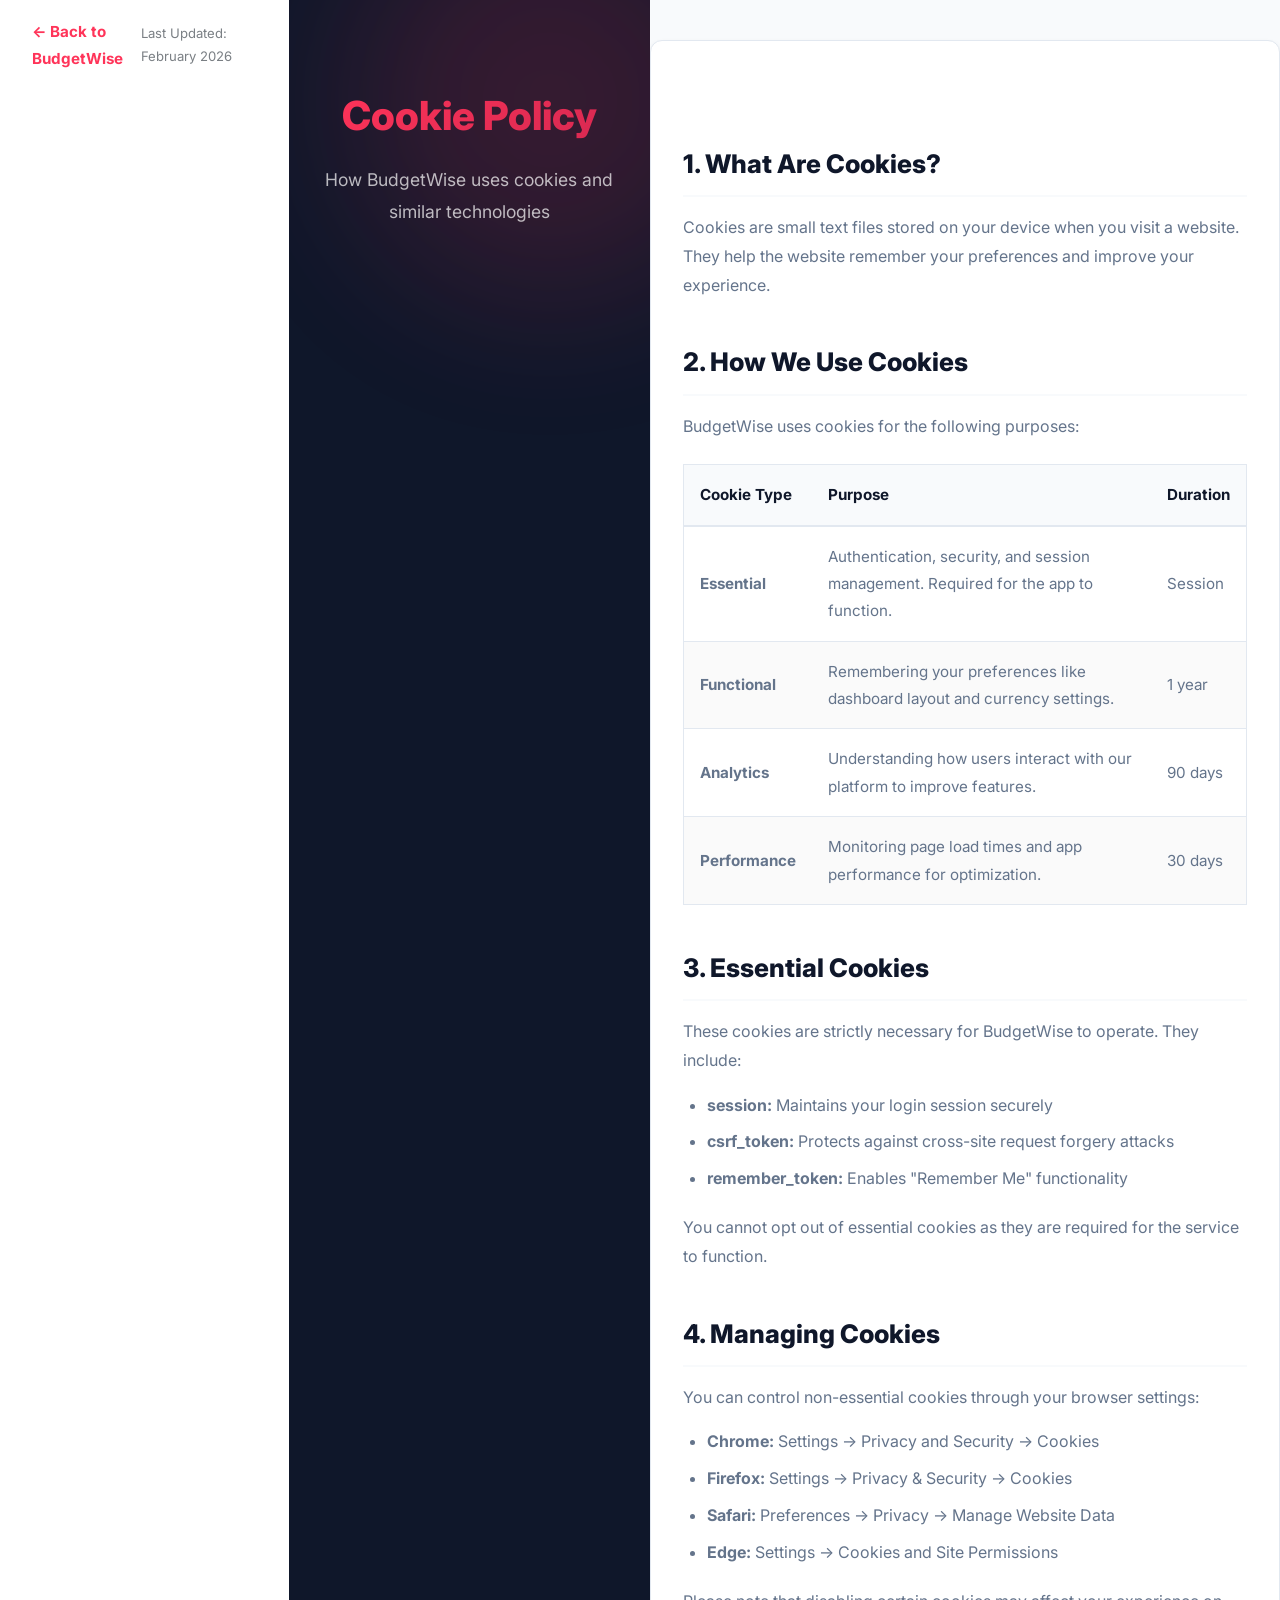
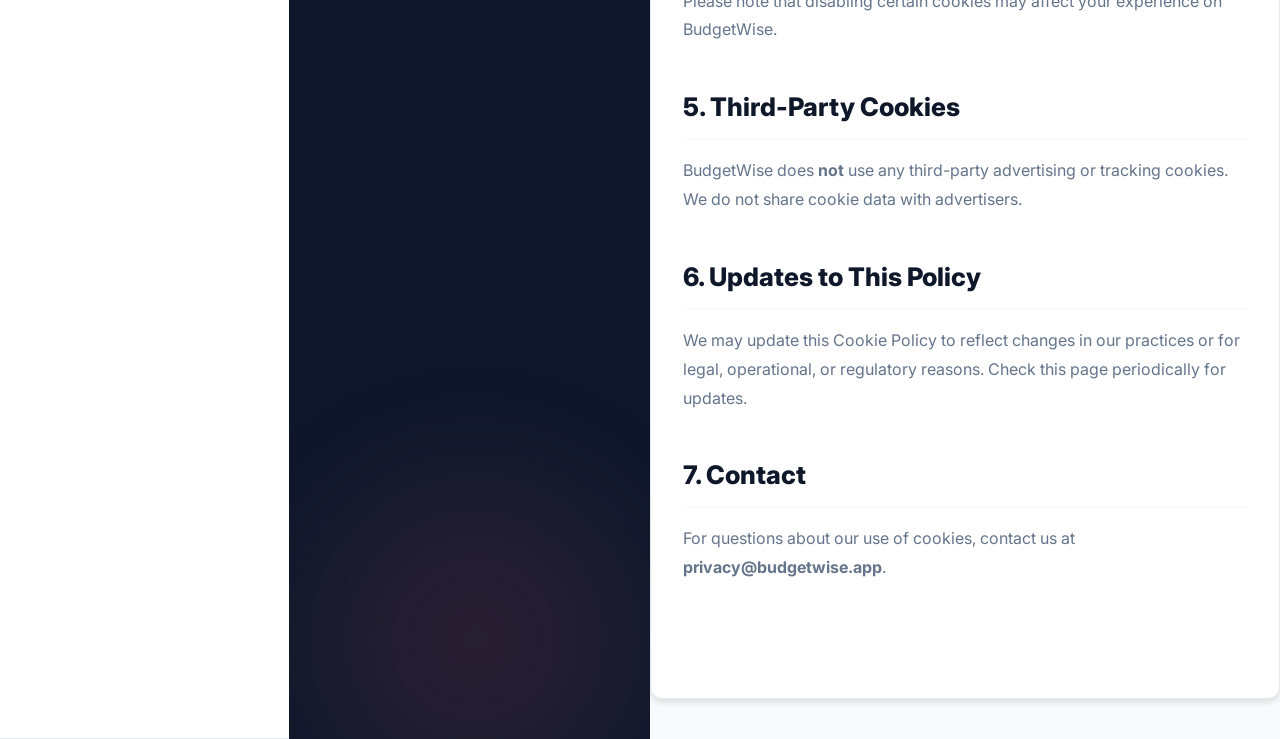
<file: templates/cookies.html>
<!DOCTYPE html>
<html lang="en">

<head>
    <meta charset="UTF-8">
    <meta name="viewport" content="width=device-width, initial-scale=1.0">
    <title>Cookie Policy — BudgetWise</title>
    <link rel="icon" type="image/png" href="/static/logo.svg">
    <link rel="preconnect" href="https://fonts.googleapis.com">
    <link href="https://fonts.googleapis.com/css2?family=Inter:wght@300;400;500;600;700;800&display=swap"
        rel="stylesheet">
    <style>
        @import url('/static/css/variables.css');

        * {
            margin: 0;
            padding: 0;
            box-sizing: border-box
        }

        body {
            font-family: 'Inter', sans-serif;
            color: var(--text);
            line-height: 1.8;
            background: var(--bg-alt)
        }

        .legal-header {
            background: var(--slate-900);
            color: #fff;
            padding: 80px 0 60px;
            text-align: center;
            position: relative;
            overflow: hidden;
        }

        .legal-header h1 {
            font-size: 2.5rem;
            font-weight: 800;
            margin-bottom: 12px;
            background: var(--gradient-text);
            -webkit-background-clip: text;
            background-clip: text;
            -webkit-text-fill-color: transparent;
            position: relative;
            z-index: 2;
        }

        .legal-header p {
            opacity: 0.7;
            font-size: 1.1rem;
            position: relative;
            z-index: 2;
        }

        /* Legal Specific Shapes */
        .shape-legal-1 {
            width: 400px;
            height: 400px;
            background: var(--shape-primary);
            top: -100px;
            right: -100px;
            animation: float 12s ease-in-out infinite;
        }

        .shape-legal-2 {
            width: 300px;
            height: 300px;
            background: var(--shape-secondary);
            bottom: -50px;
            left: 10%;
            animation: float-reverse 15s ease-in-out infinite;
        }

        .legal-nav {
            padding: 18px 0;
            background: white;
            border-bottom: 1px solid var(--border);
            position: sticky;
            top: 0;
            z-index: 100
        }

        .legal-nav .container {
            display: flex;
            align-items: center;
            justify-content: space-between
        }

        .legal-nav a {
            color: var(--primary);
            text-decoration: none;
            font-weight: 700;
            font-size: 0.95rem;
            display: flex;
            align-items: center;
            gap: 8px;
        }

        .legal-nav a:hover {
            color: var(--primary-dark);
        }

        .container {
            max-width: 900px;
            margin: 0 auto;
            padding: 0 32px
        }

        .legal-content {
            padding: 60px 0 100px;
            background: white;
            margin: 40px auto;
            border-radius: var(--radius);
            box-shadow: var(--shadow-md);
            border: 1px solid var(--border);
        }

        .legal-content h2 {
            font-size: 1.6rem;
            font-weight: 800;
            margin: 40px 0 16px;
            color: var(--text);
            border-bottom: 2px solid var(--bg-alt);
            padding-bottom: 8px;
        }

        .legal-content p,
        .legal-content li {
            margin-bottom: 16px;
            color: var(--text-secondary);
            font-size: 1rem
        }

        .legal-content ul {
            margin: 0 0 20px 24px;
        }

        .legal-content li {
            margin-bottom: 8px
        }

        .cookie-table {
            width: 100%;
            border-collapse: collapse;
            margin: 24px 0 32px;
            font-size: 0.95rem;
            border: 1px solid var(--border);
            border-radius: var(--radius-sm);
            overflow: hidden;
        }

        .cookie-table th {
            background: var(--bg-alt);
            color: var(--text);
            padding: 16px;
            text-align: left;
            font-weight: 700;
            border-bottom: 2px solid var(--border);
        }

        .cookie-table td {
            padding: 16px;
            border-bottom: 1px solid var(--border);
            color: var(--text-secondary)
        }

        .cookie-table tr:last-child td {
            border-bottom: none;
        }

        .cookie-table tr:nth-child(even) {
            background: #fafafa
        }
    </style>
    <link rel="stylesheet" href="/static/css/dashboard.css">
</head>

<body>
    <div class="legal-nav">
        <div class="container">
            <a href="/">← Back to BudgetWise</a>
            <span style="font-size:0.82rem;color:#7A7F84;">Last Updated: February 2026</span>
        </div>
    </div>
    <div class="legal-header">
        <div class="bg-shapes">
            <div class="shape shape-legal-1"></div>
            <div class="shape shape-legal-2"></div>
        </div>
        <div class="container">
            <h1>Cookie Policy</h1>
            <p>How BudgetWise uses cookies and similar technologies</p>
        </div>
    </div>
    <div class="legal-content">
        <div class="container">
            <h2>1. What Are Cookies?</h2>
            <p>Cookies are small text files stored on your device when you visit a website. They help the website
                remember your preferences and improve your experience.</p>

            <h2>2. How We Use Cookies</h2>
            <p>BudgetWise uses cookies for the following purposes:</p>

            <table class="cookie-table">
                <thead>
                    <tr>
                        <th>Cookie Type</th>
                        <th>Purpose</th>
                        <th>Duration</th>
                    </tr>
                </thead>
                <tbody>
                    <tr>
                        <td><strong>Essential</strong></td>
                        <td>Authentication, security, and session management. Required for the app to function.</td>
                        <td>Session</td>
                    </tr>
                    <tr>
                        <td><strong>Functional</strong></td>
                        <td>Remembering your preferences like dashboard layout and currency settings.</td>
                        <td>1 year</td>
                    </tr>
                    <tr>
                        <td><strong>Analytics</strong></td>
                        <td>Understanding how users interact with our platform to improve features.</td>
                        <td>90 days</td>
                    </tr>
                    <tr>
                        <td><strong>Performance</strong></td>
                        <td>Monitoring page load times and app performance for optimization.</td>
                        <td>30 days</td>
                    </tr>
                </tbody>
            </table>

            <h2>3. Essential Cookies</h2>
            <p>These cookies are strictly necessary for BudgetWise to operate. They include:</p>
            <ul>
                <li><strong>session:</strong> Maintains your login session securely</li>
                <li><strong>csrf_token:</strong> Protects against cross-site request forgery attacks</li>
                <li><strong>remember_token:</strong> Enables "Remember Me" functionality</li>
            </ul>
            <p>You cannot opt out of essential cookies as they are required for the service to function.</p>

            <h2>4. Managing Cookies</h2>
            <p>You can control non-essential cookies through your browser settings:</p>
            <ul>
                <li><strong>Chrome:</strong> Settings → Privacy and Security → Cookies</li>
                <li><strong>Firefox:</strong> Settings → Privacy & Security → Cookies</li>
                <li><strong>Safari:</strong> Preferences → Privacy → Manage Website Data</li>
                <li><strong>Edge:</strong> Settings → Cookies and Site Permissions</li>
            </ul>
            <p>Please note that disabling certain cookies may affect your experience on BudgetWise.</p>

            <h2>5. Third-Party Cookies</h2>
            <p>BudgetWise does <strong>not</strong> use any third-party advertising or tracking cookies. We do not share
                cookie data with advertisers.</p>

            <h2>6. Updates to This Policy</h2>
            <p>We may update this Cookie Policy to reflect changes in our practices or for legal, operational, or
                regulatory reasons. Check this page periodically for updates.</p>

            <h2>7. Contact</h2>
            <p>For questions about our use of cookies, contact us at <strong>privacy@budgetwise.app</strong>.</p>
        </div>
    </div>
    <!-- Cookie Consent Banner -->
    <div class="cookie-banner" id="cookieBanner">
        <div class="cookie-content">
            <h4>🍪 Cookie Consent</h4>
            <p>We use cookies to enhance your experience, manage sessions, and analyze our traffic. By clicking "Accept
                All", you consent to our use of cookies according to our <a href="/cookies">Cookie Policy</a>.</p>
        </div>
        <div class="cookie-btns">
            <button class="btn-cookie-settings" onclick="location.href='/cookies'">Settings</button>
            <button class="btn-cookie-accept" onclick="acceptCookies()">Accept All</button>
        </div>
    </div>

    <script src="/static/js/app.js"></script>
</body>

</html>
</file>
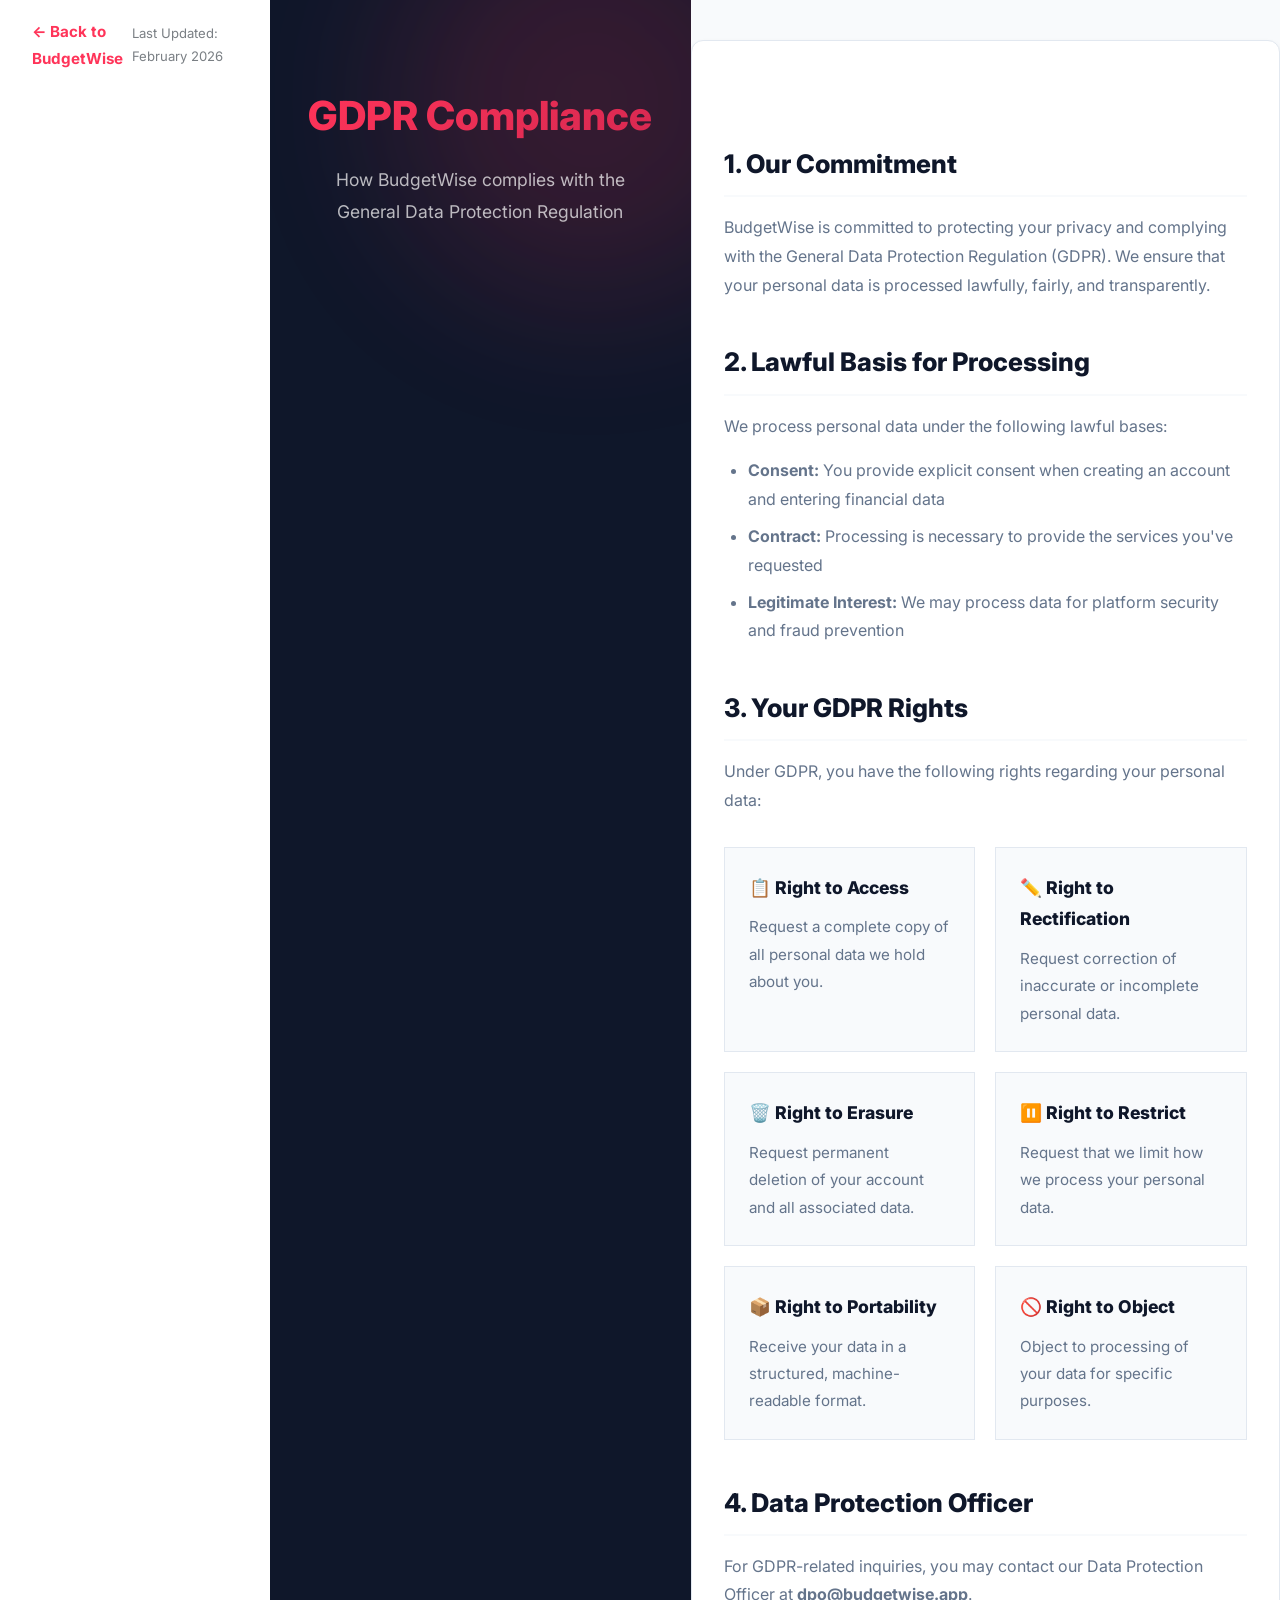
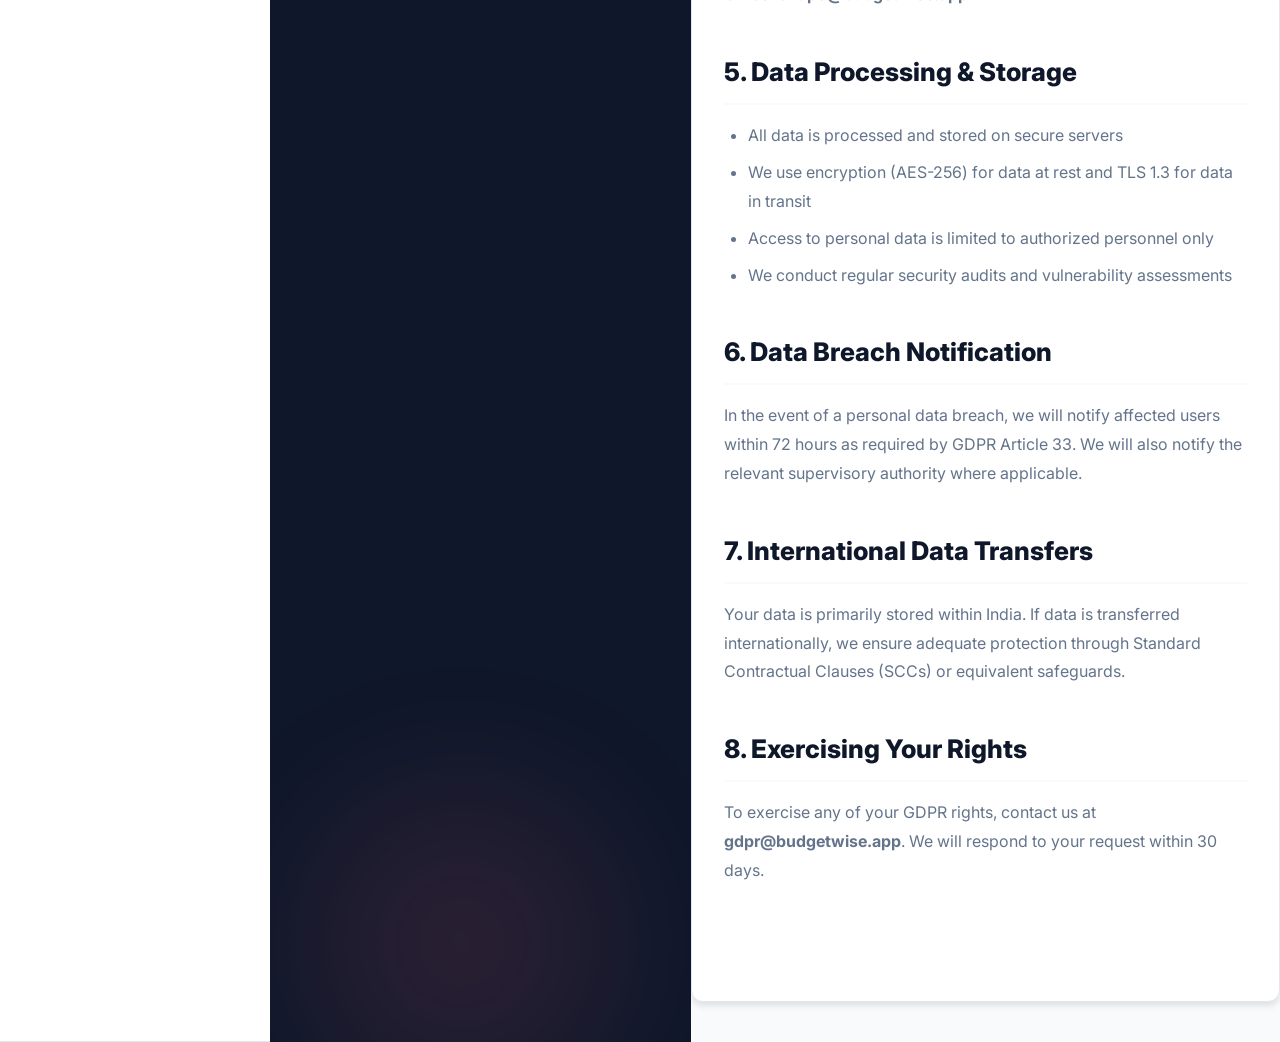
<file: templates/gdpr.html>
<!DOCTYPE html>
<html lang="en">

<head>
    <meta charset="UTF-8">
    <meta name="viewport" content="width=device-width, initial-scale=1.0">
    <title>GDPR Compliance — BudgetWise</title>
    <link rel="icon" type="image/png" href="/static/logo.svg">
    <link rel="preconnect" href="https://fonts.googleapis.com">
    <link href="https://fonts.googleapis.com/css2?family=Inter:wght@300;400;500;600;700;800&display=swap"
        rel="stylesheet">
    <style>
        @import url('/static/css/variables.css');

        * {
            margin: 0;
            padding: 0;
            box-sizing: border-box
        }

        body {
            font-family: 'Inter', sans-serif;
            color: var(--text);
            line-height: 1.8;
            background: var(--bg-alt)
        }

        .legal-header {
            background: var(--slate-900);
            color: #fff;
            padding: 80px 0 60px;
            text-align: center;
            position: relative;
            overflow: hidden;
        }

        .legal-header h1 {
            font-size: 2.5rem;
            font-weight: 800;
            margin-bottom: 12px;
            background: var(--gradient-text);
            -webkit-background-clip: text;
            background-clip: text;
            -webkit-text-fill-color: transparent;
            position: relative;
            z-index: 2;
        }

        .legal-header p {
            opacity: 0.7;
            font-size: 1.1rem;
            position: relative;
            z-index: 2;
        }

        /* Legal Specific Shapes */
        .shape-legal-1 {
            width: 400px;
            height: 400px;
            background: var(--shape-primary);
            top: -100px;
            right: -100px;
            animation: float 12s ease-in-out infinite;
        }

        .shape-legal-2 {
            width: 300px;
            height: 300px;
            background: var(--shape-secondary);
            bottom: -50px;
            left: 10%;
            animation: float-reverse 15s ease-in-out infinite;
        }

        .legal-nav {
            padding: 18px 0;
            background: white;
            border-bottom: 1px solid var(--border);
            position: sticky;
            top: 0;
            z-index: 100
        }

        .legal-nav .container {
            display: flex;
            align-items: center;
            justify-content: space-between
        }

        .legal-nav a {
            color: var(--primary);
            text-decoration: none;
            font-weight: 700;
            font-size: 0.95rem;
            display: flex;
            align-items: center;
            gap: 8px;
        }

        .legal-nav a:hover {
            color: var(--primary-dark);
        }

        .container {
            max-width: 900px;
            margin: 0 auto;
            padding: 0 32px
        }

        .legal-content {
            padding: 60px 0 100px;
            background: white;
            margin: 40px auto;
            border-radius: var(--radius);
            box-shadow: var(--shadow-md);
            border: 1px solid var(--border);
        }

        .legal-content h2 {
            font-size: 1.6rem;
            font-weight: 800;
            margin: 40px 0 16px;
            color: var(--text);
            border-bottom: 2px solid var(--bg-alt);
            padding-bottom: 8px;
        }

        .legal-content h3 {
            font-size: 1.2rem;
            font-weight: 700;
            margin: 24px 0 10px;
            color: var(--text)
        }

        .legal-content p,
        .legal-content li {
            margin-bottom: 16px;
            color: var(--text-secondary);
            font-size: 1rem
        }

        .legal-content ul {
            margin: 0 0 20px 24px;
        }

        .legal-content li {
            margin-bottom: 8px
        }

        .rights-grid {
            display: grid;
            grid-template-columns: 1fr 1fr;
            gap: 20px;
            margin: 32px 0
        }

        .right-card {
            background: var(--bg-alt);
            border: 1px solid var(--border);
            border-radius: var(--radius-sm);
            padding: 24px;
            transition: var(--transition);
        }

        .right-card:hover {
            border-color: var(--primary);
            transform: translateY(-4px);
            box-shadow: var(--shadow-sm);
        }

        .right-card h4 {
            font-weight: 800;
            margin-bottom: 10px;
            font-size: 1.1rem;
            color: var(--text);
        }

        .right-card p {
            margin: 0;
            font-size: 0.95rem;
            color: var(--text-secondary);
        }
    </style>
    <link rel="stylesheet" href="/static/css/dashboard.css">
</head>

<body>
    <div class="legal-nav">
        <div class="container">
            <a href="/">← Back to BudgetWise</a>
            <span style="font-size:0.82rem;color:#7A7F84;">Last Updated: February 2026</span>
        </div>
    </div>
    <div class="legal-header">
        <div class="bg-shapes">
            <div class="shape shape-legal-1"></div>
            <div class="shape shape-legal-2"></div>
        </div>
        <div class="container">
            <h1>GDPR Compliance</h1>
            <p>How BudgetWise complies with the General Data Protection Regulation</p>
        </div>
    </div>
    <div class="legal-content">
        <div class="container">
            <h2>1. Our Commitment</h2>
            <p>BudgetWise is committed to protecting your privacy and complying with the General Data Protection
                Regulation (GDPR). We ensure that your personal data is processed lawfully, fairly, and transparently.
            </p>

            <h2>2. Lawful Basis for Processing</h2>
            <p>We process personal data under the following lawful bases:</p>
            <ul>
                <li><strong>Consent:</strong> You provide explicit consent when creating an account and entering
                    financial data</li>
                <li><strong>Contract:</strong> Processing is necessary to provide the services you've requested</li>
                <li><strong>Legitimate Interest:</strong> We may process data for platform security and fraud prevention
                </li>
            </ul>

            <h2>3. Your GDPR Rights</h2>
            <p>Under GDPR, you have the following rights regarding your personal data:</p>
            <div class="rights-grid">
                <div class="right-card">
                    <h4>📋 Right to Access</h4>
                    <p>Request a complete copy of all personal data we hold about you.</p>
                </div>
                <div class="right-card">
                    <h4>✏️ Right to Rectification</h4>
                    <p>Request correction of inaccurate or incomplete personal data.</p>
                </div>
                <div class="right-card">
                    <h4>🗑️ Right to Erasure</h4>
                    <p>Request permanent deletion of your account and all associated data.</p>
                </div>
                <div class="right-card">
                    <h4>⏸️ Right to Restrict</h4>
                    <p>Request that we limit how we process your personal data.</p>
                </div>
                <div class="right-card">
                    <h4>📦 Right to Portability</h4>
                    <p>Receive your data in a structured, machine-readable format.</p>
                </div>
                <div class="right-card">
                    <h4>🚫 Right to Object</h4>
                    <p>Object to processing of your data for specific purposes.</p>
                </div>
            </div>

            <h2>4. Data Protection Officer</h2>
            <p>For GDPR-related inquiries, you may contact our Data Protection Officer at
                <strong>dpo@budgetwise.app</strong>.
            </p>

            <h2>5. Data Processing & Storage</h2>
            <ul>
                <li>All data is processed and stored on secure servers</li>
                <li>We use encryption (AES-256) for data at rest and TLS 1.3 for data in transit</li>
                <li>Access to personal data is limited to authorized personnel only</li>
                <li>We conduct regular security audits and vulnerability assessments</li>
            </ul>

            <h2>6. Data Breach Notification</h2>
            <p>In the event of a personal data breach, we will notify affected users within 72 hours as required by GDPR
                Article 33. We will also notify the relevant supervisory authority where applicable.</p>

            <h2>7. International Data Transfers</h2>
            <p>Your data is primarily stored within India. If data is transferred internationally, we ensure adequate
                protection through Standard Contractual Clauses (SCCs) or equivalent safeguards.</p>

            <h2>8. Exercising Your Rights</h2>
            <p>To exercise any of your GDPR rights, contact us at <strong>gdpr@budgetwise.app</strong>. We will respond
                to your request within 30 days.</p>
        </div>
    </div>
    <!-- Cookie Consent Banner -->
    <div class="cookie-banner" id="cookieBanner">
        <div class="cookie-content">
            <h4>🍪 Cookie Consent</h4>
            <p>We use cookies to enhance your experience, manage sessions, and analyze our traffic. By clicking "Accept
                All", you consent to our use of cookies according to our <a href="/cookies">Cookie Policy</a>.</p>
        </div>
        <div class="cookie-btns">
            <button class="btn-cookie-settings" onclick="location.href='/cookies'">Settings</button>
            <button class="btn-cookie-accept" onclick="acceptCookies()">Accept All</button>
        </div>
    </div>

    <script src="/static/js/app.js"></script>
</body>

</html>
</file>
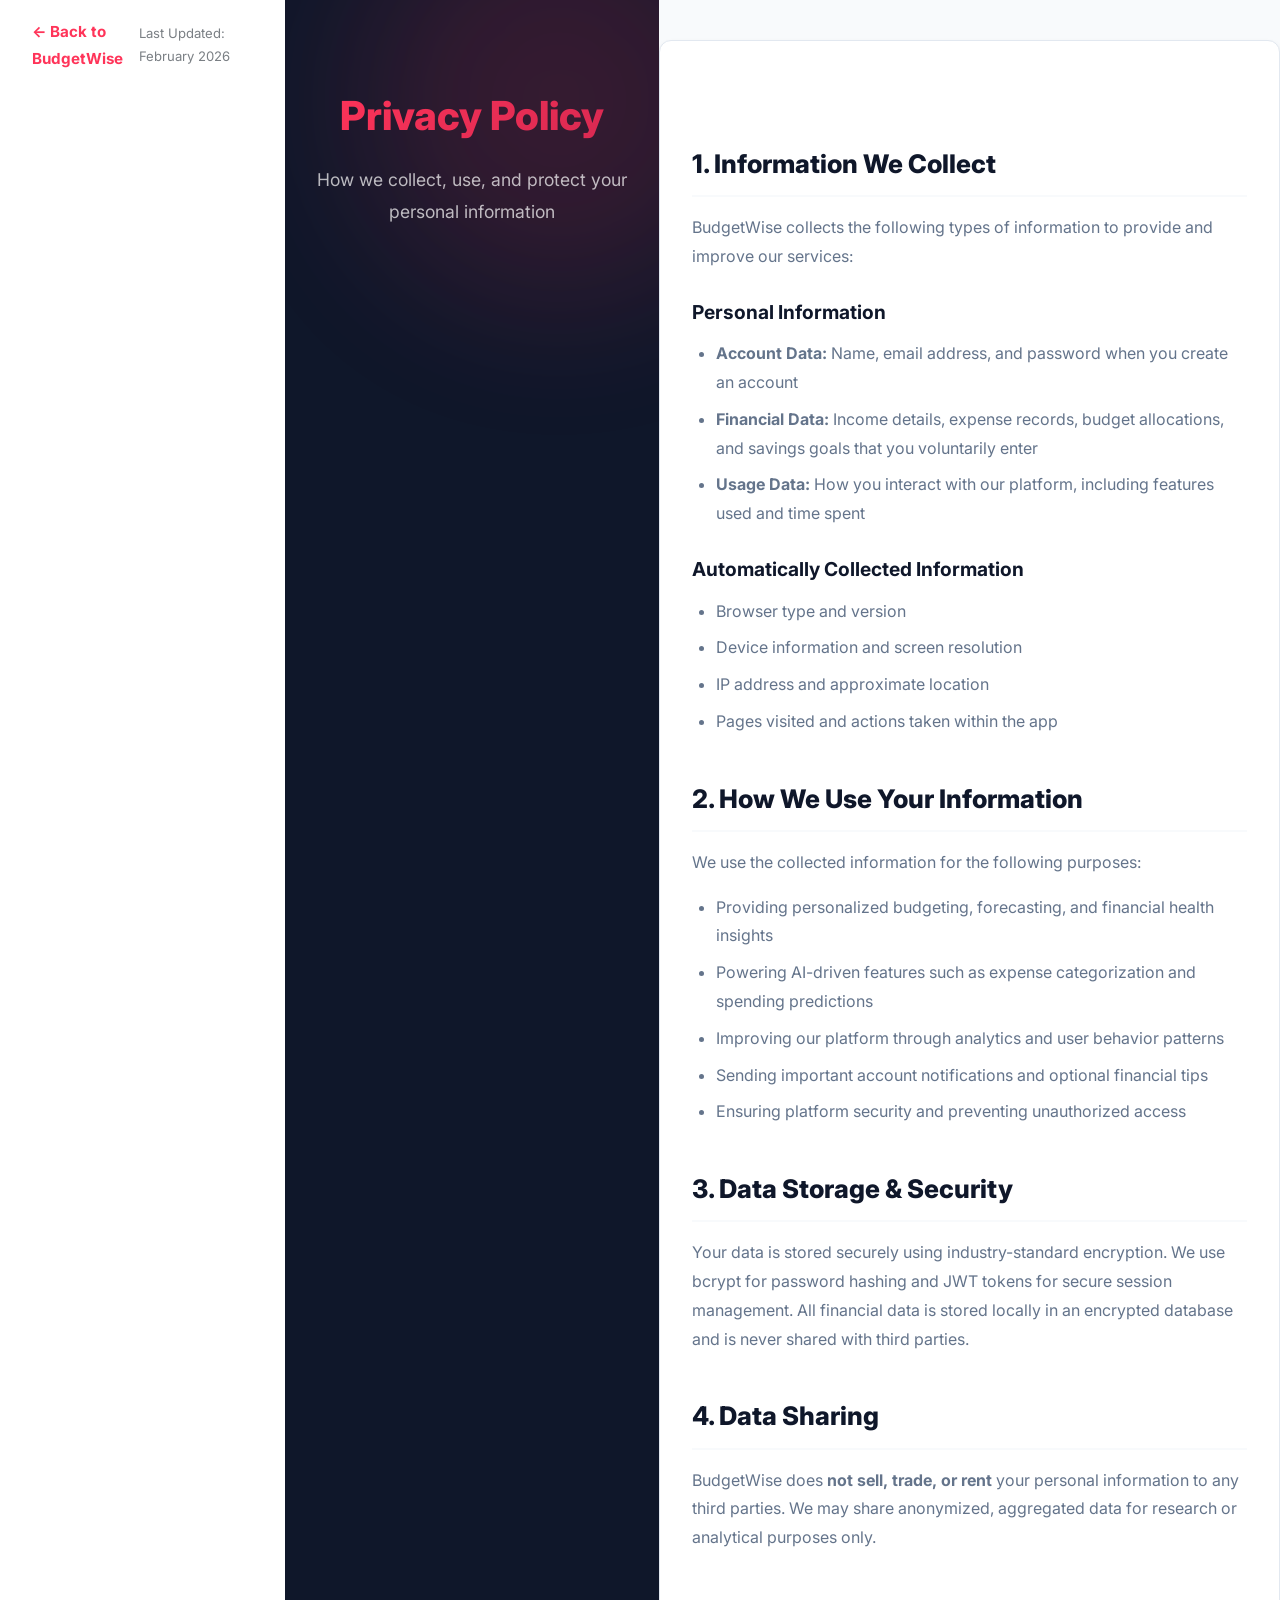
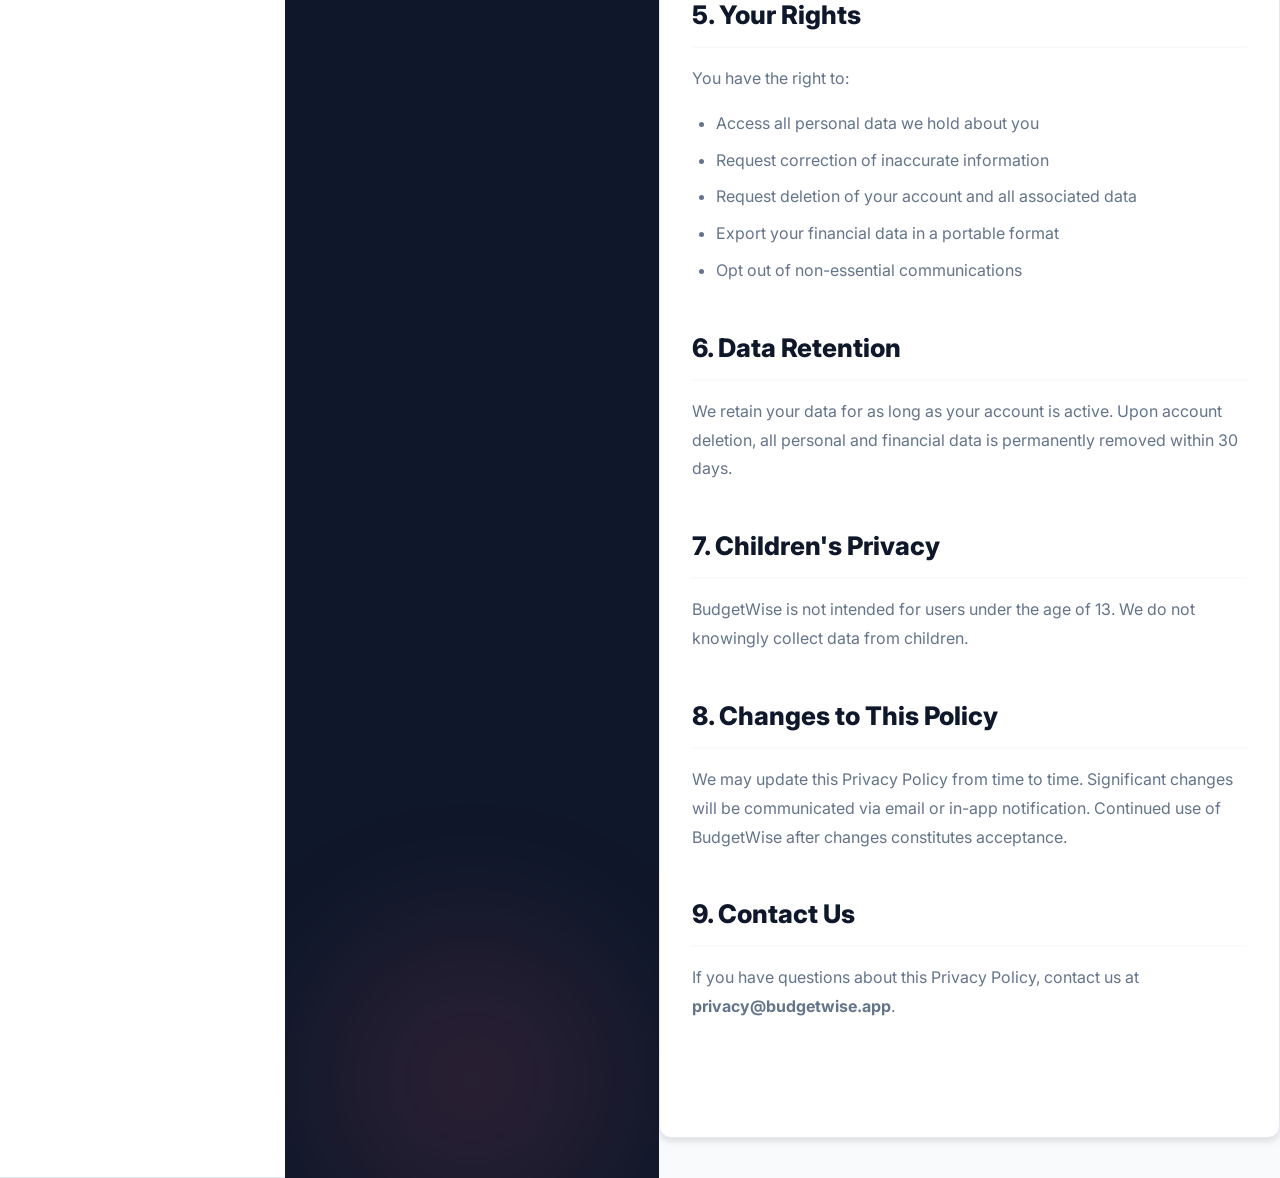
<file: templates/privacy.html>
<!DOCTYPE html>
<html lang="en">

<head>
    <meta charset="UTF-8">
    <meta name="viewport" content="width=device-width, initial-scale=1.0">
    <title>Privacy Policy — BudgetWise</title>
    <link rel="icon" type="image/png" href="/static/logo.svg">
    <link rel="preconnect" href="https://fonts.googleapis.com">
    <link href="https://fonts.googleapis.com/css2?family=Inter:wght@300;400;500;600;700;800&display=swap"
        rel="stylesheet">
    <style>
        @import url('/static/css/variables.css');

        * {
            margin: 0;
            padding: 0;
            box-sizing: border-box
        }

        body {
            font-family: 'Inter', sans-serif;
            color: var(--text);
            line-height: 1.8;
            background: var(--bg-alt)
        }

        .legal-header {
            background: var(--slate-900);
            color: #fff;
            padding: 80px 0 60px;
            text-align: center;
            position: relative;
            overflow: hidden;
        }

        .legal-header h1 {
            font-size: 2.5rem;
            font-weight: 800;
            margin-bottom: 12px;
            background: var(--gradient-text);
            -webkit-background-clip: text;
            background-clip: text;
            -webkit-text-fill-color: transparent;
            position: relative;
            z-index: 2;
        }

        .legal-header p {
            opacity: 0.7;
            font-size: 1.1rem;
            position: relative;
            z-index: 2;
        }

        /* Legal Specific Shapes */
        .shape-legal-1 {
            width: 400px;
            height: 400px;
            background: var(--shape-primary);
            top: -100px;
            right: -100px;
            animation: float 12s ease-in-out infinite;
        }

        .shape-legal-2 {
            width: 300px;
            height: 300px;
            background: var(--shape-secondary);
            bottom: -50px;
            left: 10%;
            animation: float-reverse 15s ease-in-out infinite;
        }

        .legal-nav {
            padding: 18px 0;
            background: white;
            border-bottom: 1px solid var(--border);
            position: sticky;
            top: 0;
            z-index: 100
        }

        .legal-nav .container {
            display: flex;
            align-items: center;
            justify-content: space-between
        }

        .legal-nav a {
            color: var(--primary);
            text-decoration: none;
            font-weight: 700;
            font-size: 0.95rem;
            display: flex;
            align-items: center;
            gap: 8px;
        }

        .legal-nav a:hover {
            color: var(--primary-dark);
        }

        .container {
            max-width: 900px;
            margin: 0 auto;
            padding: 0 32px
        }

        .legal-content {
            padding: 60px 0 100px;
            background: white;
            margin: 40px auto;
            border-radius: var(--radius);
            box-shadow: var(--shadow-md);
            border: 1px solid var(--border);
        }

        .legal-content h2 {
            font-size: 1.6rem;
            font-weight: 800;
            margin: 40px 0 16px;
            color: var(--text);
            border-bottom: 2px solid var(--bg-alt);
            padding-bottom: 8px;
        }

        .legal-content h3 {
            font-size: 1.2rem;
            font-weight: 700;
            margin: 24px 0 10px;
            color: var(--text)
        }

        .legal-content p,
        .legal-content li {
            margin-bottom: 16px;
            color: var(--text-secondary);
            font-size: 1rem
        }

        .legal-content ul {
            margin: 0 0 20px 24px;
        }

        .legal-content li {
            margin-bottom: 8px
        }

        .right-card {
            background: var(--bg-alt);
            border: 1px solid var(--border);
            border-radius: var(--radius-sm);
            padding: 24px;
            transition: var(--transition);
        }

        .right-card:hover {
            border-color: var(--primary);
            transform: translateY(-4px);
        }
    </style>
    <link rel="stylesheet" href="/static/css/dashboard.css">
</head>

<body>
    <div class="legal-nav">
        <div class="container">
            <a href="/">← Back to BudgetWise</a>
            <span style="font-size:0.82rem;color:#7A7F84;">Last Updated: February 2026</span>
        </div>
    </div>
    <div class="legal-header">
        <div class="bg-shapes">
            <div class="shape shape-legal-1"></div>
            <div class="shape shape-legal-2"></div>
        </div>
        <div class="container">
            <h1>Privacy Policy</h1>
            <p>How we collect, use, and protect your personal information</p>
        </div>
    </div>
    <div class="legal-content">
        <div class="container">
            <h2>1. Information We Collect</h2>
            <p>BudgetWise collects the following types of information to provide and improve our services:</p>
            <h3>Personal Information</h3>
            <ul>
                <li><strong>Account Data:</strong> Name, email address, and password when you create an account</li>
                <li><strong>Financial Data:</strong> Income details, expense records, budget allocations, and savings
                    goals that you voluntarily enter</li>
                <li><strong>Usage Data:</strong> How you interact with our platform, including features used and time
                    spent</li>
            </ul>
            <h3>Automatically Collected Information</h3>
            <ul>
                <li>Browser type and version</li>
                <li>Device information and screen resolution</li>
                <li>IP address and approximate location</li>
                <li>Pages visited and actions taken within the app</li>
            </ul>

            <h2>2. How We Use Your Information</h2>
            <p>We use the collected information for the following purposes:</p>
            <ul>
                <li>Providing personalized budgeting, forecasting, and financial health insights</li>
                <li>Powering AI-driven features such as expense categorization and spending predictions</li>
                <li>Improving our platform through analytics and user behavior patterns</li>
                <li>Sending important account notifications and optional financial tips</li>
                <li>Ensuring platform security and preventing unauthorized access</li>
            </ul>

            <h2>3. Data Storage & Security</h2>
            <p>Your data is stored securely using industry-standard encryption. We use bcrypt for password hashing and
                JWT tokens for secure session management. All financial data is stored locally in an encrypted database
                and is never shared with third parties.</p>

            <h2>4. Data Sharing</h2>
            <p>BudgetWise does <strong>not sell, trade, or rent</strong> your personal information to any third parties.
                We may share anonymized, aggregated data for research or analytical purposes only.</p>

            <h2>5. Your Rights</h2>
            <p>You have the right to:</p>
            <ul>
                <li>Access all personal data we hold about you</li>
                <li>Request correction of inaccurate information</li>
                <li>Request deletion of your account and all associated data</li>
                <li>Export your financial data in a portable format</li>
                <li>Opt out of non-essential communications</li>
            </ul>

            <h2>6. Data Retention</h2>
            <p>We retain your data for as long as your account is active. Upon account deletion, all personal and
                financial data is permanently removed within 30 days.</p>

            <h2>7. Children's Privacy</h2>
            <p>BudgetWise is not intended for users under the age of 13. We do not knowingly collect data from children.
            </p>

            <h2>8. Changes to This Policy</h2>
            <p>We may update this Privacy Policy from time to time. Significant changes will be communicated via email
                or in-app notification. Continued use of BudgetWise after changes constitutes acceptance.</p>

            <h2>9. Contact Us</h2>
            <p>If you have questions about this Privacy Policy, contact us at <strong>privacy@budgetwise.app</strong>.
            </p>
        </div>
    </div>
    <!-- Cookie Consent Banner -->
    <div class="cookie-banner" id="cookieBanner">
        <div class="cookie-content">
            <h4>🍪 Cookie Consent</h4>
            <p>We use cookies to enhance your experience, manage sessions, and analyze our traffic. By clicking "Accept
                All", you consent to our use of cookies according to our <a href="/cookies">Cookie Policy</a>.</p>
        </div>
        <div class="cookie-btns">
            <button class="btn-cookie-settings" onclick="location.href='/cookies'">Settings</button>
            <button class="btn-cookie-accept" onclick="acceptCookies()">Accept All</button>
        </div>
    </div>

    <script src="/static/js/app.js"></script>
</body>

</html>
</file>
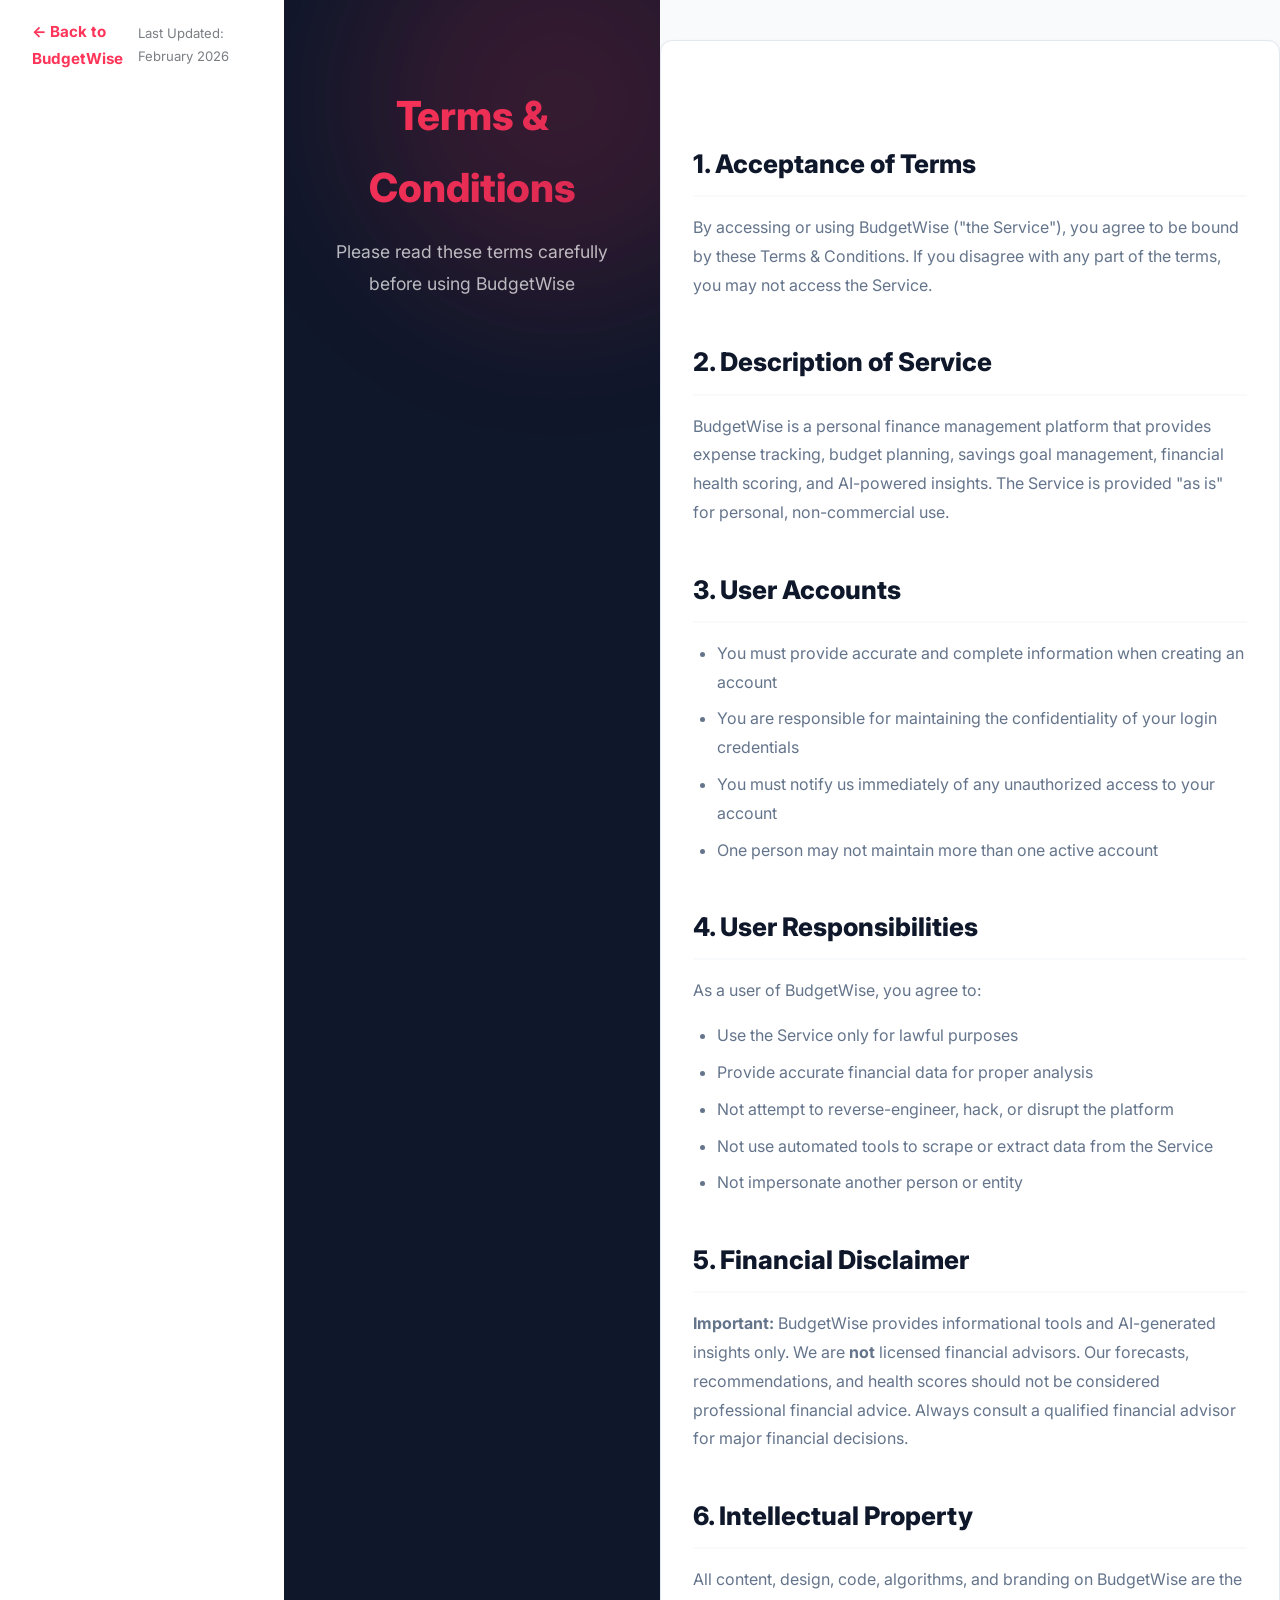
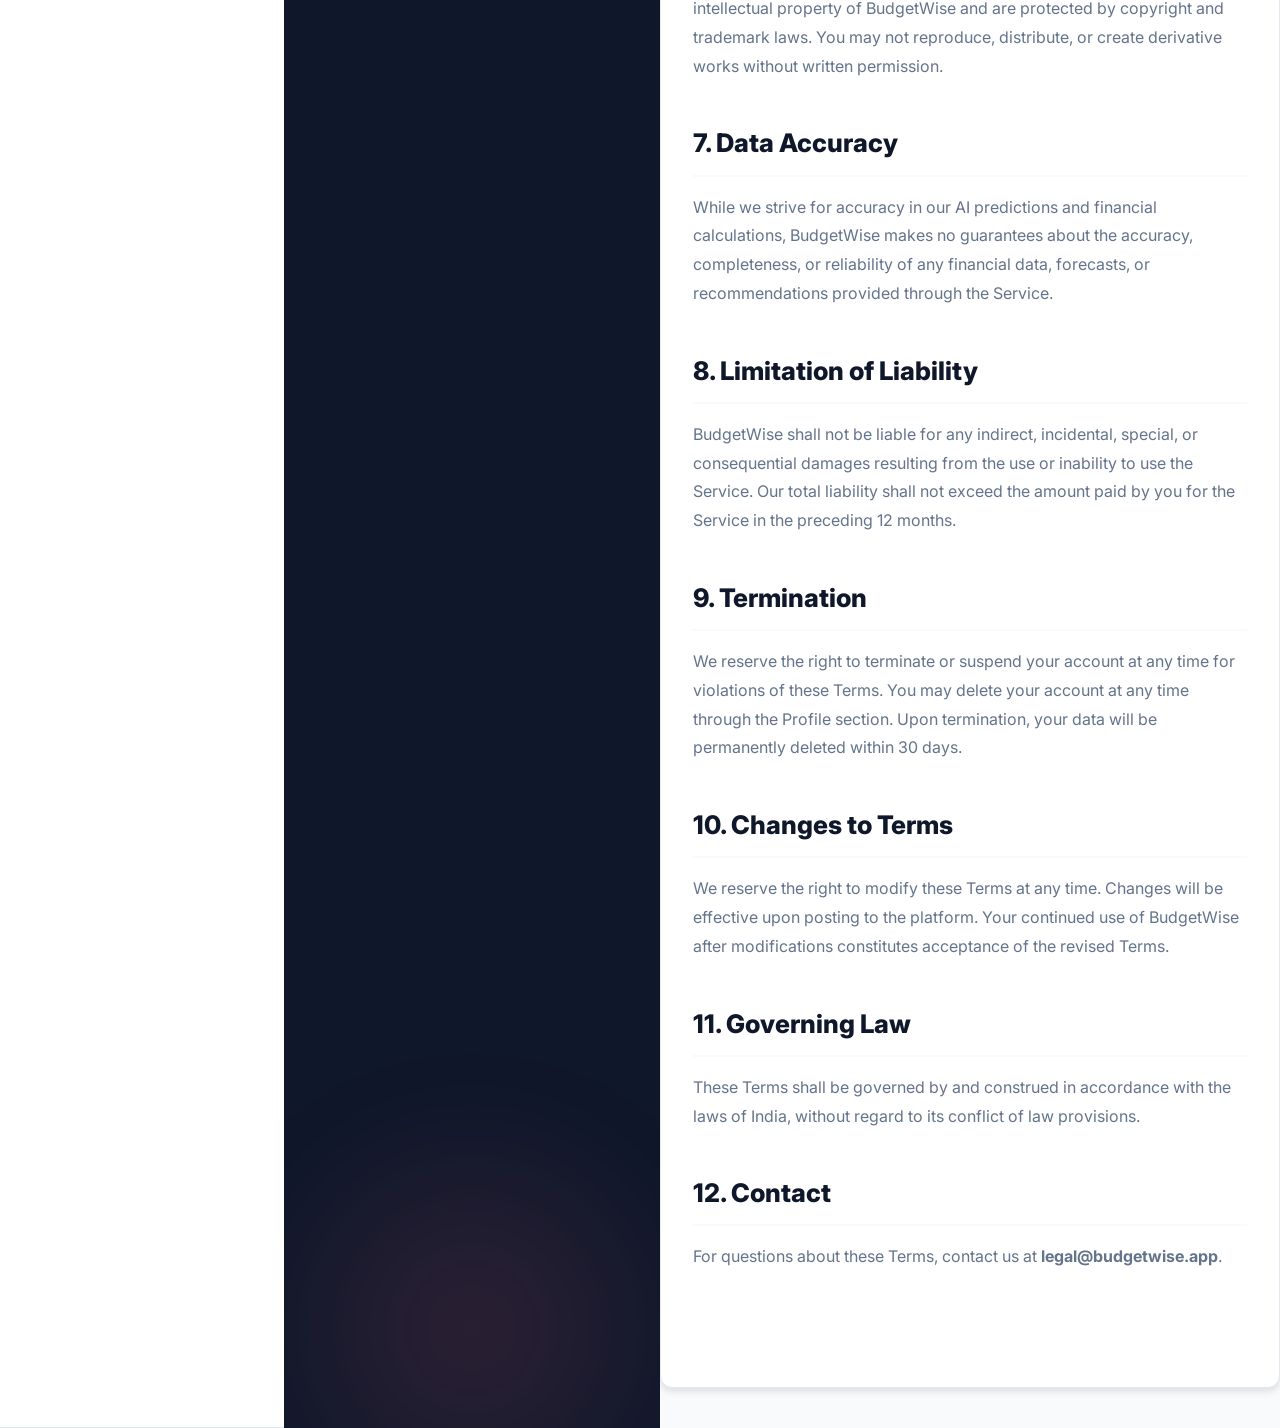
<file: templates/terms.html>
<!DOCTYPE html>
<html lang="en">

<head>
    <meta charset="UTF-8">
    <meta name="viewport" content="width=device-width, initial-scale=1.0">
    <title>Terms & Conditions — BudgetWise</title>
    <link rel="icon" type="image/png" href="/static/logo.svg">
    <link rel="preconnect" href="https://fonts.googleapis.com">
    <link href="https://fonts.googleapis.com/css2?family=Inter:wght@300;400;500;600;700;800&display=swap"
        rel="stylesheet">
    <style>
        @import url('/static/css/variables.css');

        * {
            margin: 0;
            padding: 0;
            box-sizing: border-box
        }

        body {
            font-family: 'Inter', sans-serif;
            color: var(--text);
            line-height: 1.8;
            background: var(--bg-alt)
        }

        .legal-header {
            background: var(--slate-900);
            color: #fff;
            padding: 80px 0 60px;
            text-align: center;
            position: relative;
            overflow: hidden;
        }

        .legal-header h1 {
            font-size: 2.5rem;
            font-weight: 800;
            margin-bottom: 12px;
            background: var(--gradient-text);
            -webkit-background-clip: text;
            background-clip: text;
            -webkit-text-fill-color: transparent;
            position: relative;
            z-index: 2;
        }

        .legal-header p {
            opacity: 0.7;
            font-size: 1.1rem;
            position: relative;
            z-index: 2;
        }

        /* Legal Specific Shapes */
        .shape-legal-1 {
            width: 400px;
            height: 400px;
            background: var(--shape-primary);
            top: -100px;
            right: -100px;
            animation: float 12s ease-in-out infinite;
        }

        .shape-legal-2 {
            width: 300px;
            height: 300px;
            background: var(--shape-secondary);
            bottom: -50px;
            left: 10%;
            animation: float-reverse 15s ease-in-out infinite;
        }

        .legal-nav {
            padding: 18px 0;
            background: white;
            border-bottom: 1px solid var(--border);
            position: sticky;
            top: 0;
            z-index: 100
        }

        .legal-nav .container {
            display: flex;
            align-items: center;
            justify-content: space-between
        }

        .legal-nav a {
            color: var(--primary);
            text-decoration: none;
            font-weight: 700;
            font-size: 0.95rem;
            display: flex;
            align-items: center;
            gap: 8px;
        }

        .legal-nav a:hover {
            color: var(--primary-dark);
        }

        .container {
            max-width: 900px;
            margin: 0 auto;
            padding: 0 32px
        }

        .legal-content {
            padding: 60px 0 100px;
            background: white;
            margin: 40px auto;
            border-radius: var(--radius);
            box-shadow: var(--shadow-md);
            border: 1px solid var(--border);
        }

        .legal-content h2 {
            font-size: 1.6rem;
            font-weight: 800;
            margin: 40px 0 16px;
            color: var(--text);
            border-bottom: 2px solid var(--bg-alt);
            padding-bottom: 8px;
        }

        .legal-content h3 {
            font-size: 1.2rem;
            font-weight: 700;
            margin: 24px 0 10px;
            color: var(--text)
        }

        .legal-content p,
        .legal-content li {
            margin-bottom: 16px;
            color: var(--text-secondary);
            font-size: 1rem
        }

        .legal-content ul {
            margin: 0 0 20px 24px;
        }

        .legal-content li {
            margin-bottom: 8px
        }
    </style>
    <link rel="stylesheet" href="/static/css/dashboard.css">
</head>

<body>
    <div class="legal-nav">
        <div class="container">
            <a href="/">← Back to BudgetWise</a>
            <span style="font-size:0.82rem;color:#7A7F84;">Last Updated: February 2026</span>
        </div>
    </div>
    <div class="legal-header">
        <div class="bg-shapes">
            <div class="shape shape-legal-1"></div>
            <div class="shape shape-legal-2"></div>
        </div>
        <div class="container">
            <h1>Terms & Conditions</h1>
            <p>Please read these terms carefully before using BudgetWise</p>
        </div>
    </div>
    <div class="legal-content">
        <div class="container">
            <h2>1. Acceptance of Terms</h2>
            <p>By accessing or using BudgetWise ("the Service"), you agree to be bound by these Terms & Conditions. If
                you disagree with any part of the terms, you may not access the Service.</p>

            <h2>2. Description of Service</h2>
            <p>BudgetWise is a personal finance management platform that provides expense tracking, budget planning,
                savings goal management, financial health scoring, and AI-powered insights. The Service is provided "as
                is" for personal, non-commercial use.</p>

            <h2>3. User Accounts</h2>
            <ul>
                <li>You must provide accurate and complete information when creating an account</li>
                <li>You are responsible for maintaining the confidentiality of your login credentials</li>
                <li>You must notify us immediately of any unauthorized access to your account</li>
                <li>One person may not maintain more than one active account</li>
            </ul>

            <h2>4. User Responsibilities</h2>
            <p>As a user of BudgetWise, you agree to:</p>
            <ul>
                <li>Use the Service only for lawful purposes</li>
                <li>Provide accurate financial data for proper analysis</li>
                <li>Not attempt to reverse-engineer, hack, or disrupt the platform</li>
                <li>Not use automated tools to scrape or extract data from the Service</li>
                <li>Not impersonate another person or entity</li>
            </ul>

            <h2>5. Financial Disclaimer</h2>
            <p><strong>Important:</strong> BudgetWise provides informational tools and AI-generated insights only. We
                are <strong>not</strong> licensed financial advisors. Our forecasts, recommendations, and health scores
                should not be considered professional financial advice. Always consult a qualified financial advisor for
                major financial decisions.</p>

            <h2>6. Intellectual Property</h2>
            <p>All content, design, code, algorithms, and branding on BudgetWise are the intellectual property of
                BudgetWise and are protected by copyright and trademark laws. You may not reproduce, distribute, or
                create derivative works without written permission.</p>

            <h2>7. Data Accuracy</h2>
            <p>While we strive for accuracy in our AI predictions and financial calculations, BudgetWise makes no
                guarantees about the accuracy, completeness, or reliability of any financial data, forecasts, or
                recommendations provided through the Service.</p>

            <h2>8. Limitation of Liability</h2>
            <p>BudgetWise shall not be liable for any indirect, incidental, special, or consequential damages resulting
                from the use or inability to use the Service. Our total liability shall not exceed the amount paid by
                you for the Service in the preceding 12 months.</p>

            <h2>9. Termination</h2>
            <p>We reserve the right to terminate or suspend your account at any time for violations of these Terms. You
                may delete your account at any time through the Profile section. Upon termination, your data will be
                permanently deleted within 30 days.</p>

            <h2>10. Changes to Terms</h2>
            <p>We reserve the right to modify these Terms at any time. Changes will be effective upon posting to the
                platform. Your continued use of BudgetWise after modifications constitutes acceptance of the revised
                Terms.</p>

            <h2>11. Governing Law</h2>
            <p>These Terms shall be governed by and construed in accordance with the laws of India, without regard to
                its conflict of law provisions.</p>

            <h2>12. Contact</h2>
            <p>For questions about these Terms, contact us at <strong>legal@budgetwise.app</strong>.</p>
        </div>
    </div>
    <!-- Cookie Consent Banner -->
    <div class="cookie-banner" id="cookieBanner">
        <div class="cookie-content">
            <h4>🍪 Cookie Consent</h4>
            <p>We use cookies to enhance your experience, manage sessions, and analyze our traffic. By clicking "Accept
                All", you consent to our use of cookies according to our <a href="/cookies">Cookie Policy</a>.</p>
        </div>
        <div class="cookie-btns">
            <button class="btn-cookie-settings" onclick="location.href='/cookies'">Settings</button>
            <button class="btn-cookie-accept" onclick="acceptCookies()">Accept All</button>
        </div>
    </div>

    <script src="/static/js/app.js"></script>
</body>

</html>
</file>
<file: static/css/dashboard.css>
@import url('variables.css');

/* ===== Dashboard Styles — Professional Light Theme ===== */
*,
*::before,
*::after {
    margin: 0;
    padding: 0;
    box-sizing: border-box;
}

body {
    font-family: 'Inter', sans-serif;
    background: var(--bg-alt);
    display: flex;
    min-height: 100vh;
    color: var(--text);
    position: relative;
    overflow-x: hidden;
}

/* Dashboard Specific Shapes */
.dashboard-bg-shapes {
    position: fixed;
    inset: 0;
    pointer-events: none;
    z-index: -1;
    overflow: hidden;
}

.shape-dash-1 {
    width: 800px;
    height: 800px;
    background: var(--shape-primary);
    top: -300px;
    right: -200px;
    animation: float 20s ease-in-out infinite;
    opacity: 0.15;
}

.shape-dash-2 {
    width: 600px;
    height: 600px;
    background: var(--shape-secondary);
    bottom: -200px;
    left: -100px;
    animation: float-reverse 25s ease-in-out infinite;
    opacity: 0.12;
}

.shape-dash-3 {
    width: 400px;
    height: 400px;
    background: var(--shape-accent);
    top: 40%;
    left: 40%;
    animation: float 30s ease-in-out infinite alternate;
    opacity: 0.1;
}

/* Sidebar */
.sidebar {
    width: 260px;
    background: white;
    border-right: 1px solid var(--border);
    display: flex;
    flex-direction: column;
    position: fixed;
    top: 0;
    bottom: 0;
    z-index: 100;
    transition: transform 0.3s ease;
}

.sidebar-brand {
    display: flex;
    align-items: center;
    gap: 10px;
    padding: 24px;
    font-weight: 800;
    font-size: 1.2rem;
    border-bottom: 1px solid var(--border);
    color: var(--text);
}

.sidebar-nav {
    flex: 1;
    padding: 12px;
    display: flex;
    flex-direction: column;
    gap: 4px;
}

.nav-item {
    display: flex;
    align-items: center;
    gap: 12px;
    padding: 12px 16px;
    border-radius: 10px;
    text-decoration: none;
    color: var(--text-secondary);
    font-weight: 500;
    font-size: 0.92rem;
    transition: all 0.2s ease;
}

.nav-item:hover {
    background: var(--bg-alt);
    color: var(--text);
}

.nav-item.active {
    background: var(--gradient-soft);
    color: var(--primary);
    font-weight: 700;
}

.nav-icon {
    font-size: 1.15rem;
}

.sidebar-bottom {
    padding: 12px;
    border-top: 1px solid var(--border);
    display: flex;
    flex-direction: column;
    gap: 4px;
}

/* Main Content */
.main-content {
    margin-left: 260px;
    flex: 1;
    padding: 0;
    min-height: 100vh;
}

/* Topbar */
.topbar {
    display: flex;
    align-items: center;
    justify-content: space-between;
    padding: 20px 32px;
    background: white;
    border-bottom: 1px solid var(--border);
    position: sticky;
    top: 0;
    z-index: 50;
}

.sidebar-toggle {
    display: none;
    background: none;
    border: none;
    font-size: 1.4rem;
    cursor: pointer;
    padding: 8px;
}

.topbar-greeting h2 {
    font-size: 1.3rem;
    font-weight: 700;
}

.topbar-greeting p {
    font-size: 0.85rem;
    color: var(--text-secondary);
}

.gradient-text {
    background: var(--gradient-text);
    -webkit-background-clip: text;
    background-clip: text;
    -webkit-text-fill-color: transparent;
}

.btn-add {
    background: var(--gradient);
    color: #fff;
    border: none;
    padding: 10px 22px;
    border-radius: 10px;
    font-weight: 700;
    font-size: 0.9rem;
    cursor: pointer;
    transition: all 0.2s ease;
    font-family: inherit;
    box-shadow: var(--shadow-brand);
}

.btn-add:hover {
    transform: translateY(-1px);
    box-shadow: 0 4px 15px rgba(87, 242, 209, 0.3);
}

/* Dashboard Sections */
.dashboard-section {
    display: none;
    padding: 28px 32px;
}

.dashboard-section.active {
    display: block;
}

.section-top {
    display: flex;
    justify-content: space-between;
    align-items: center;
    margin-bottom: 24px;
}

.section-top h3 {
    font-size: 1.25rem;
    font-weight: 700;
}

.empty-state {
    text-align: center;
    color: #9ca3af;
    padding: 40px;
    font-size: 0.95rem;
}

/* Hide placeholder once Plotly renders inside */
.dc-body {
    padding: 18px 22px;
    min-height: 200px;
    position: relative;
}

.dc-body > .js-plotly-plot,
.dc-body > .heatmap-grid-container {
    position: relative;
    z-index: 1;
}

.dc-body > .empty-state {
    position: absolute;
    inset: 0;
    display: flex;
    align-items: center;
    justify-content: center;
    z-index: 0;
}

/* Summary Cards */
.summary-cards {
    display: grid;
    grid-template-columns: repeat(4, 1fr);
    gap: 20px;
    margin-bottom: 28px;
}

.summary-card {
    background: white;
    border-radius: 16px;
    padding: 24px;
    border: 1px solid var(--border);
    display: flex;
    align-items: center;
    gap: 16px;
    position: relative;
    transition: all 0.3s ease;
}

.summary-card:hover {
    box-shadow: var(--shadow-md);
    transform: translateY(-4px);
    border-color: var(--primary);
}

.sc-icon {
    font-size: 2.2rem;
}

.sc-label {
    font-size: 0.78rem;
    color: #7A7F84;
    font-weight: 500;
    margin-bottom: 4px;
}

.sc-value {
    font-size: 1.35rem;
    font-weight: 800;
}

.sc-badge {
    position: absolute;
    top: 16px;
    right: 16px;
    font-size: 0.72rem;
    font-weight: 600;
    padding: 3px 10px;
    border-radius: 50px;
}

.sc-badge.up {
    background: #dcfce7;
    color: #16a34a;
}

.sc-badge.down {
    background: #fef2f2;
    color: #dc2626;
}

/* Dashboard Grid */
.dashboard-grid {
    display: grid;
    grid-template-columns: 2fr 1fr;
    gap: 20px;
}

.dash-card {
    background: white;
    border-radius: 16px;
    border: 1px solid var(--border);
    overflow: hidden;
    box-shadow: var(--shadow-sm);
}

.card-large {
    grid-column: 1;
}

.dc-header {
    padding: 20px 24px;
    border-bottom: 1px solid var(--border);
}

.dc-header h3 {
    font-size: 1.1rem;
    font-weight: 800;
}

.dc-body {
    padding: 18px 22px;
    min-height: 200px;
}

/* Pie Chart Toggle */
.pie-toggle {
    display: flex;
    gap: 0;
    background: var(--bg-alt);
    border-radius: 10px;
    padding: 3px;
}

.pt-btn {
    padding: 6px 16px;
    border: none;
    background: transparent;
    border-radius: 8px;
    font-family: inherit;
    font-weight: 600;
    font-size: 0.78rem;
    cursor: pointer;
    color: var(--text-secondary);
    transition: all 0.25s ease;
}

.pt-btn.active {
    background: white;
    color: var(--text);
    box-shadow: 0 2px 8px rgba(0,0,0,0.08);
}

.pt-btn:hover:not(.active) {
    color: var(--text);
}

/* Category Breakdown */
.cat-item {
    display: flex;
    align-items: center;
    gap: 12px;
    padding: 12px 0;
    border-bottom: 1px solid var(--border);
}

.cat-item:last-child {
    border: none;
}

.cat-dot {
    width: 10px;
    height: 10px;
    border-radius: 50%;
    flex-shrink: 0;
}

.cat-name {
    flex: 1;
    font-size: 0.88rem;
    font-weight: 500;
}

.cat-amount {
    font-size: 0.88rem;
    font-weight: 700;
}

.cat-bar-mini {
    width: 60px;
    height: 8px;
    background: var(--bg-alt);
    border-radius: 10px;
    overflow: hidden;
}

.cat-bar-fill {
    height: 100%;
    border-radius: 10px;
}

/* Transaction Items */
.tx-item {
    display: flex;
    align-items: center;
    gap: 14px;
    padding: 16px 0;
    border-bottom: 1px solid var(--border);
}

.tx-item:last-child {
    border: none;
}

.tx-icon {
    font-size: 1.4rem;
    width: 44px;
    height: 44px;
    background: var(--bg-alt);
    border-radius: 12px;
    display: flex;
    align-items: center;
    justify-content: center;
}

.tx-info {
    flex: 1;
}

.tx-desc {
    font-size: 0.9rem;
    font-weight: 600;
}

.tx-date {
    font-size: 0.75rem;
    color: #9ca3af;
}

.tx-amount {
    font-size: 0.95rem;
    font-weight: 700;
}

.tx-amount.expense {
    color: #dc2626;
}

.tx-amount.income {
    color: #16a34a;
}

.tx-delete {
    background: none;
    border: none;
    color: #d1d5db;
    cursor: pointer;
    font-size: 1.1rem;
    padding: 4px 8px;
    border-radius: 6px;
    transition: all 0.2s;
}

.tx-delete:hover {
    color: #dc2626;
    background: #fef2f2;
}

/* Budget Items */
.budget-item {
    background: white;
    border: 1px solid var(--border);
    border-radius: 16px;
    padding: 24px;
    margin-bottom: 16px;
    box-shadow: var(--shadow-sm);
}

.bi-header {
    display: flex;
    justify-content: space-between;
    align-items: center;
    margin-bottom: 8px;
}

.bi-name {
    font-weight: 600;
    font-size: 0.95rem;
}

.bi-amounts {
    font-size: 0.82rem;
    color: #7A7F84;
}

.bi-bar {
    height: 12px;
    background: var(--bg-alt);
    border-radius: 20px;
    overflow: hidden;
}

.bi-fill {
    height: 100%;
    border-radius: 10px;
    transition: width 0.5s ease;
}

.bi-pct {
    text-align: right;
    font-size: 0.78rem;
    font-weight: 600;
    margin-top: 4px;
}

.bi-pct.warn {
    color: #f59e0b;
}

.bi-pct.danger {
    color: #dc2626;
}

/* ===== Goals Summary Row ===== */
.goals-summary {
    display: grid;
    grid-template-columns: repeat(4, 1fr);
    gap: 16px;
    margin-bottom: 24px;
}

.gs-card {
    background: white;
    border: 1px solid var(--border);
    border-radius: 16px;
    padding: 18px;
    display: flex;
    align-items: center;
    gap: 14px;
    transition: all 0.3s ease;
}

.gs-card:hover {
    transform: translateY(-2px);
    box-shadow: 0 8px 20px rgba(0,0,0,0.06);
}

.gs-icon { font-size: 1.6rem; }

.gs-value {
    font-size: 1.15rem;
    font-weight: 800;
    color: var(--text);
}

.gs-label {
    font-size: 0.75rem;
    color: var(--text-secondary);
    font-weight: 500;
}

/* ===== Goals Grid List ===== */
.goals-grid-list {
    display: grid;
    grid-template-columns: repeat(auto-fill, minmax(320px, 1fr));
    gap: 20px;
}

/* ===== Goal Card ===== */
.goal-card {
    background: white;
    border: 1px solid var(--border);
    border-radius: 20px;
    padding: 24px;
    position: relative;
    transition: all 0.35s cubic-bezier(0.4, 0, 0.2, 1);
    overflow: hidden;
}

.goal-card:hover {
    transform: translateY(-4px);
    box-shadow: 0 12px 32px rgba(0,0,0,0.08);
    border-color: rgba(87, 242, 209, 0.3);
}

.goal-card.completed {
    border-color: #16a34a;
    background: linear-gradient(135deg, #f0fdf4 0%, #ecfdf5 100%);
}

/* Card Top: Icon + Name + Actions */
.gc-top {
    display: flex;
    align-items: flex-start;
    gap: 14px;
    margin-bottom: 18px;
}

.gc-icon {
    width: 48px;
    height: 48px;
    border-radius: 14px;
    background: var(--bg-alt);
    display: flex;
    align-items: center;
    justify-content: center;
    font-size: 1.5rem;
    flex-shrink: 0;
}

.gc-title-area { flex: 1; }

.gc-name {
    font-weight: 700;
    font-size: 1.05rem;
    color: var(--text);
    margin-bottom: 4px;
}

.gc-deadline {
    font-size: 0.75rem;
    color: var(--text-secondary);
    display: flex;
    align-items: center;
    gap: 4px;
}

.gc-deadline.urgent {
    color: #dc2626;
    font-weight: 600;
}

.gc-deadline.soon {
    color: #f59e0b;
    font-weight: 600;
}

.gc-actions {
    display: flex;
    gap: 4px;
    opacity: 0;
    transition: opacity 0.2s ease;
}

.goal-card:hover .gc-actions {
    opacity: 1;
}

.gc-action-btn {
    background: none;
    border: 1px solid var(--border);
    width: 32px;
    height: 32px;
    border-radius: 8px;
    cursor: pointer;
    display: flex;
    align-items: center;
    justify-content: center;
    font-size: 0.85rem;
    transition: all 0.2s ease;
    color: var(--text-secondary);
}

.gc-action-btn:hover {
    background: var(--bg-alt);
    color: var(--text);
}

.gc-action-btn.delete:hover {
    background: #fef2f2;
    border-color: #fecaca;
    color: #dc2626;
}

/* Card Progress Area */
.gc-progress-area {
    display: flex;
    align-items: center;
    gap: 18px;
    margin-bottom: 16px;
}

.gc-ring {
    position: relative;
    width: 72px;
    height: 72px;
    flex-shrink: 0;
}

.gc-ring svg {
    transform: rotate(-90deg);
    width: 72px;
    height: 72px;
}

.gc-ring-bg {
    fill: none;
    stroke: var(--bg-alt);
    stroke-width: 6;
}

.gc-ring-fill {
    fill: none;
    stroke: url(#goalGradient);
    stroke-width: 6;
    stroke-linecap: round;
    transition: stroke-dashoffset 1.2s cubic-bezier(0.4, 0, 0.2, 1);
}

.gc-ring-pct {
    position: absolute;
    inset: 0;
    display: flex;
    align-items: center;
    justify-content: center;
    font-size: 0.9rem;
    font-weight: 800;
    background: var(--gradient-text);
    -webkit-background-clip: text;
    background-clip: text;
    -webkit-text-fill-color: transparent;
}

.gc-amounts {
    flex: 1;
}

.gc-saved {
    font-size: 1.3rem;
    font-weight: 800;
    color: var(--text);
}

.gc-target {
    font-size: 0.8rem;
    color: var(--text-secondary);
    margin-top: 2px;
}

.gc-remaining {
    font-size: 0.78rem;
    color: var(--primary);
    font-weight: 600;
    margin-top: 6px;
}

/* Linear progress bar (below ring area) */
.gc-bar {
    height: 8px;
    background: var(--bg-alt);
    border-radius: 20px;
    overflow: hidden;
    margin-bottom: 14px;
}

.gc-bar-fill {
    height: 100%;
    background: var(--gradient);
    border-radius: 20px;
    transition: width 1.2s cubic-bezier(0.4, 0, 0.2, 1);
}

.goal-card.completed .gc-bar-fill {
    background: linear-gradient(135deg, #16a34a, #22c55e);
}

/* Deposit Button */
.gc-deposit-btn {
    width: 100%;
    padding: 10px;
    border: 2px dashed var(--border);
    background: transparent;
    border-radius: 12px;
    cursor: pointer;
    font-family: inherit;
    font-weight: 600;
    font-size: 0.85rem;
    color: var(--text-secondary);
    transition: all 0.25s ease;
    display: flex;
    align-items: center;
    justify-content: center;
    gap: 6px;
}

.gc-deposit-btn:hover {
    border-color: var(--primary);
    color: var(--primary);
    background: rgba(87, 242, 209, 0.05);
}

/* Completed badge */
.gc-completed-badge {
    display: flex;
    align-items: center;
    justify-content: center;
    gap: 6px;
    padding: 8px;
    background: #dcfce7;
    color: #16a34a;
    font-weight: 700;
    font-size: 0.85rem;
    border-radius: 12px;
}

/* ===== Icon Picker ===== */
.icon-picker {
    display: grid;
    grid-template-columns: repeat(6, 1fr);
    gap: 8px;
}

.ip-btn {
    width: 100%;
    aspect-ratio: 1;
    border-radius: 12px;
    border: 2px solid var(--border);
    display: flex;
    align-items: center;
    justify-content: center;
    font-size: 1.4rem;
    cursor: pointer;
    transition: all 0.2s ease;
    background: white;
}

.ip-btn:hover {
    border-color: var(--primary);
    transform: scale(1.08);
}

.ip-btn.selected {
    border-color: var(--primary);
    background: rgba(87, 242, 209, 0.1);
    box-shadow: 0 0 0 2px rgba(87, 242, 209, 0.2);
}

/* ===== Quick Deposit Modal ===== */
.deposit-quick-btns {
    display: grid;
    grid-template-columns: repeat(4, 1fr);
    gap: 8px;
    margin-bottom: 16px;
}

.dq-btn {
    padding: 10px 4px;
    border: 1px solid var(--border);
    border-radius: 10px;
    background: white;
    cursor: pointer;
    font-weight: 600;
    font-size: 0.85rem;
    font-family: inherit;
    transition: all 0.2s ease;
    color: var(--text);
}

.dq-btn:hover {
    border-color: var(--primary);
    background: rgba(87, 242, 209, 0.08);
    color: var(--primary);
}

/* ===== Confetti / Celebration ===== */
.goal-celebrate {
    position: fixed;
    inset: 0;
    z-index: 999;
    pointer-events: none;
    display: flex;
    align-items: center;
    justify-content: center;
}

.goal-celebrate .celebrate-text {
    font-size: 2rem;
    font-weight: 900;
    background: var(--gradient-text);
    -webkit-background-clip: text;
    background-clip: text;
    -webkit-text-fill-color: transparent;
    animation: celebratePop 0.5s cubic-bezier(0.34, 1.56, 0.64, 1) forwards, celebrateFade 2s ease-in 1s forwards;
    text-align: center;
}

@keyframes celebratePop {
    0% { transform: scale(0); opacity: 0; }
    100% { transform: scale(1); opacity: 1; }
}

@keyframes celebrateFade {
    to { opacity: 0; }
}

/* ===== Responsive ===== */
@media (max-width: 768px) {
    .goals-summary {
        grid-template-columns: repeat(2, 1fr);
    }
    .goals-grid-list {
        grid-template-columns: 1fr;
    }
    .icon-picker {
        grid-template-columns: repeat(4, 1fr);
    }
    .deposit-quick-btns {
        grid-template-columns: repeat(2, 1fr);
    }
}


/* AI Chat Dashboard */
.chat-dashboard {
    max-width: 700px;
    background: white;
    border-radius: 24px;
    border: 1px solid var(--border);
    overflow: hidden;
    box-shadow: var(--shadow-lg);
}

.chat-d-header {
    display: flex;
    align-items: center;
    gap: 12px;
    padding: 20px 24px;
    background: var(--gradient);
    color: #fff;
}

.chat-d-avatar {
    font-size: 1.5rem;
    width: 42px;
    height: 42px;
    background: rgba(255, 255, 255, 0.2);
    border-radius: 50%;
    display: flex;
    align-items: center;
    justify-content: center;
}

.chat-d-name {
    font-weight: 600;
}

.chat-d-status {
    font-size: 0.75rem;
    opacity: 0.8;
}

.chat-d-messages {
    padding: 22px;
    min-height: 350px;
    max-height: 450px;
    overflow-y: auto;
    display: flex;
    flex-direction: column;
    gap: 14px;
}

.chat-d-msg {
    max-width: 80%;
}

.chat-d-msg.bot {
    align-self: flex-start;
}

.chat-d-msg.user {
    align-self: flex-end;
}

.d-bubble {
    padding: 12px 18px;
    border-radius: 16px;
    font-size: 0.9rem;
    line-height: 1.6;
    white-space: pre-line;
}

.chat-d-msg.bot .d-bubble {
    background: var(--bg-alt);
    color: var(--text);
    border-bottom-left-radius: 4px;
}

.chat-d-msg.user .d-bubble {
    background: var(--gradient);
    color: #fff;
    border-bottom-right-radius: 4px;
}

.chat-d-input-area {
    display: flex;
    gap: 10px;
    padding: 16px 24px;
    border-top: 1px solid var(--border);
}

.chat-d-input-area input {
    flex: 1;
    padding: 12px 20px;
    border: 1px solid var(--border);
    border-radius: 50px;
    font-size: 0.95rem;
    font-family: inherit;
    outline: none;
    background: var(--bg-alt);
}

.chat-d-input-area input:focus {
    border-color: var(--primary);
    background: white;
}

.chat-d-input-area button {
    background: var(--gradient);
    color: #fff;
    border: none;
    padding: 10px 24px;
    border-radius: 50px;
    font-weight: 600;
    cursor: pointer;
    font-family: inherit;
    transition: all 0.2s;
}

.chat-d-input-area button:hover {
    transform: translateY(-1px);
    box-shadow: 0 4px 12px rgba(87, 242, 209, 0.3);
}

/* Health Dashboard */
.health-dashboard {
    max-width: 800px;
}

.hd-score-container {
    display: grid;
    grid-template-columns: 1fr 1fr;
    gap: 30px;
    align-items: center;
}

@media (max-width: 768px) {
    .hd-score-container {
        grid-template-columns: 1fr;
    }
}

.hd-score-card {
    background: white;
    border: 1px solid var(--border);
    border-radius: 24px;
    padding: 40px;
    text-align: center;
    box-shadow: var(--shadow-lg);
}

.hd-ring-container {
    position: relative;
    width: 200px;
    height: 200px;
    margin: 0 auto 20px;
}

.hd-svg {
    width: 100%;
    height: 100%;
}

.hd-score-value {
    position: absolute;
    top: 50%;
    left: 50%;
    transform: translate(-50%, -50%);
    text-align: center;
}

#hdScoreNum {
    display: block;
    font-size: 3.5rem;
    font-weight: 900;
    line-height: 1;
    background: var(--gradient-text);
    -webkit-background-clip: text;
    background-clip: text;
    -webkit-text-fill-color: transparent;
}

.hd-max-small {
    font-size: 1rem;
    color: #9ca3af;
    font-weight: 600;
}

.hd-status {
    display: inline-block;
    padding: 6px 20px;
    border-radius: 50px;
    font-weight: 600;
    font-size: 0.9rem;
    margin: 12px 0;
}

.hd-status.excellent {
    background: #dcfce7;
    color: #16a34a;
}

.hd-status.good {
    background: #dbeafe;
    color: #2563eb;
}

.hd-status.fair {
    background: #fef3c7;
    color: #d97706;
}

.hd-tip {
    background: var(--bg-alt);
    padding: 16px 20px;
    border-radius: 12px;
    font-size: 0.9rem;
    color: var(--primary);
    margin-top: 16px;
    font-weight: 600;
}

.hd-metrics {
    display: grid;
    grid-template-columns: 1fr 1fr;
    gap: 16px;
}

.hd-metric {
    background: white;
    border: 1px solid var(--border);
    border-radius: 16px;
    padding: 20px;
    box-shadow: var(--shadow-sm);
}

.hd-metric-label {
    font-size: 0.8rem;
    color: #7A7F84;
    margin-bottom: 4px;
}

.hd-metric-value {
    font-size: 1.1rem;
    font-weight: 700;
}

/* Forecast */
.forecast-card, .fc-card {
    background: white;
    border: 1px solid var(--border);
    border-radius: 16px;
    padding: 24px;
    margin-bottom: 16px;
    box-shadow: var(--shadow-sm);
}

.fc-method {
    font-size: 0.8rem;
    color: var(--primary);
    font-weight: 700;
    margin-bottom: 12px;
    text-transform: uppercase;
    letter-spacing: 0.5px;
}

.fc-month {
    display: flex;
    justify-content: space-between;
    align-items: center;
    padding: 12px 0;
    border-bottom: 1px solid var(--border);
}

.fc-month:last-child {
    border: none;
}

.fc-month-name {
    font-weight: 600;
    font-size: 0.9rem;
}

.fc-predicted {
    font-weight: 700;
    font-size: 0.95rem;
}

.fc-range {
    font-size: 0.75rem;
    color: #9ca3af;
}

/* Forecast Analysis */
.fc-analysis {
    background: white;
    border: 1px solid var(--border);
    border-radius: 16px;
    padding: 24px;
    margin-bottom: 16px;
    box-shadow: var(--shadow-sm);
}

.fc-analysis-header {
    display: flex;
    align-items: center;
    gap: 10px;
    margin-bottom: 16px;
}

.fc-analysis-icon { font-size: 1.4rem; }

.fc-analysis-title {
    font-weight: 700;
    font-size: 1rem;
    flex: 1;
}

.fc-confidence-badge {
    font-size: 0.7rem;
    font-weight: 700;
    text-transform: uppercase;
    padding: 4px 12px;
    border-radius: 50px;
    letter-spacing: 0.5px;
}

.fc-conf-high { background: #dcfce7; color: #16a34a; }
.fc-conf-medium { background: #fef3c7; color: #d97706; }
.fc-conf-low { background: #fee2e2; color: #dc2626; }

.fc-stats-grid {
    display: grid;
    grid-template-columns: repeat(4, 1fr);
    gap: 12px;
}

.fc-stat {
    background: var(--bg-alt);
    border-radius: 12px;
    padding: 14px;
    text-align: center;
}

.fc-stat-label {
    font-size: 0.72rem;
    font-weight: 600;
    color: #94a3b8;
    text-transform: uppercase;
    margin-bottom: 4px;
}

.fc-stat-value {
    font-size: 0.95rem;
    font-weight: 700;
    color: var(--text);
}

.fc-trend-increasing { color: #dc2626; }
.fc-trend-decreasing { color: #16a34a; }
.fc-trend-stable { color: #2563eb; }
.fc-neg { color: #dc2626; }
.fc-pos { color: #16a34a; }
.fc-vol-low { color: #16a34a; }
.fc-vol-medium { color: #d97706; }
.fc-vol-high { color: #dc2626; }

/* Forecast Monthly Rows */
.fc-month-row {
    padding: 14px 0;
    border-bottom: 1px solid var(--border);
}

.fc-month-row:last-of-type { border: none; }

.fc-month-info {
    display: flex;
    justify-content: space-between;
    align-items: center;
    margin-bottom: 8px;
}

.fc-bar-container {
    position: relative;
    height: 8px;
    background: #F1F5F9;
    border-radius: 4px;
    margin-bottom: 4px;
}

.fc-bar-range {
    position: absolute;
    top: 0;
    height: 100%;
    background: linear-gradient(90deg, rgba(255, 52, 89, 0.15), rgba(255, 52, 89, 0.3));
    border-radius: 4px;
}

.fc-bar-predicted {
    position: absolute;
    top: -2px;
    width: 4px;
    height: 12px;
    background: #FF3459;
    border-radius: 2px;
    transform: translateX(-50%);
}

.fc-range-label {
    font-size: 0.72rem;
    color: #94a3b8;
    text-align: right;
}

/* Forecast Insights & Recommendations */
.fc-section-title {
    font-size: 0.95rem;
    font-weight: 700;
    margin-bottom: 12px;
    color: var(--text);
}

.fc-insights, .fc-recommendations {
    margin-top: 16px;
}

.fc-insight-grid {
    display: grid;
    gap: 10px;
}

.fc-insight-card {
    display: flex;
    gap: 12px;
    padding: 14px 16px;
    border-radius: 12px;
    border: 1px solid var(--border);
    background: white;
    transition: all 0.2s;
}

.fc-insight-card:hover {
    transform: translateY(-1px);
    box-shadow: 0 4px 12px rgba(0,0,0,0.06);
}

.fc-insight-warning { border-left: 3px solid #dc2626; }
.fc-insight-success { border-left: 3px solid #16a34a; }
.fc-insight-tip { border-left: 3px solid #2563eb; }

.fc-insight-icon { font-size: 1.3rem; flex-shrink: 0; }
.fc-insight-title { font-weight: 700; font-size: 0.85rem; margin-bottom: 2px; }
.fc-insight-text { font-size: 0.82rem; color: #64748b; line-height: 1.5; }

.fc-rec-list {
    display: grid;
    gap: 10px;
}

.fc-rec-item {
    display: flex;
    gap: 12px;
    align-items: flex-start;
    padding: 14px 16px;
    background: var(--bg-alt);
    border-radius: 12px;
    border: 1px solid var(--border);
    transition: all 0.2s;
}

.fc-rec-item:hover {
    background: white;
    box-shadow: 0 4px 12px rgba(0,0,0,0.06);
}

.fc-rec-icon { font-size: 1.3rem; flex-shrink: 0; }
.fc-rec-title { font-weight: 700; font-size: 0.85rem; margin-bottom: 2px; }
.fc-rec-text { font-size: 0.82rem; color: #64748b; line-height: 1.5; }

/* ===== Enhanced Health Score ===== */
.hd-fin-summary {
    display: flex;
    gap: 8px;
    margin-top: 16px;
    padding-top: 16px;
    border-top: 1px solid var(--border);
}

.hd-fin-item {
    flex: 1;
    text-align: center;
    padding: 10px 6px;
    border-radius: 10px;
    background: var(--bg-alt);
}

.hd-fin-item.income { border-bottom: 2px solid #16a34a; }
.hd-fin-item.expense { border-bottom: 2px solid #dc2626; }
.hd-fin-item.savings { border-bottom: 2px solid #2563eb; }

.hd-fin-label {
    display: block;
    font-size: 0.68rem;
    font-weight: 600;
    color: #94a3b8;
    text-transform: uppercase;
    margin-bottom: 2px;
}

.hd-fin-value {
    font-size: 0.82rem;
    font-weight: 700;
    color: var(--text);
}

.hd-right-panel {
    display: flex;
    flex-direction: column;
    gap: 16px;
}

.hd-section-title {
    font-size: 0.95rem;
    font-weight: 700;
    margin-bottom: 12px;
    color: var(--text);
}

/* Component Breakdown */
.hd-components {
    background: white;
    border: 1px solid var(--border);
    border-radius: 16px;
    padding: 20px;
    box-shadow: var(--shadow-sm);
}

.hd-comp-row {
    margin-bottom: 14px;
}

.hd-comp-row:last-child { margin-bottom: 0; }

.hd-comp-info {
    display: flex;
    align-items: center;
    gap: 8px;
    margin-bottom: 6px;
}

.hd-comp-icon { font-size: 1rem; }
.hd-comp-label { font-weight: 600; font-size: 0.85rem; flex: 1; }
.hd-comp-score { font-size: 0.78rem; font-weight: 600; color: #94a3b8; }

.hd-comp-badge {
    font-size: 0.62rem;
    font-weight: 700;
    padding: 2px 8px;
    border-radius: 50px;
    text-transform: uppercase;
}

.hd-badge-success { background: #dcfce7; color: #16a34a; }
.hd-badge-good { background: #dbeafe; color: #2563eb; }
.hd-badge-fair { background: #fef3c7; color: #d97706; }
.hd-badge-warning { background: #fee2e2; color: #dc2626; }

.hd-comp-bar {
    height: 6px;
    background: #F1F5F9;
    border-radius: 3px;
    overflow: hidden;
}

.hd-comp-bar-fill {
    height: 100%;
    border-radius: 3px;
    transition: width 1.2s cubic-bezier(0.4, 0, 0.2, 1);
}

.hd-bar-success { background: linear-gradient(90deg, #16a34a, #22d3ee); }
.hd-bar-good { background: linear-gradient(90deg, #2563eb, #60a5fa); }
.hd-bar-fair { background: linear-gradient(90deg, #d97706, #fbbf24); }
.hd-bar-warning { background: linear-gradient(90deg, #dc2626, #f87171); }

/* Risk Level Colors */
.hd-risk-low { color: #16a34a; }
.hd-risk-medium { color: #d97706; }
.hd-risk-high { color: #dc2626; }

/* Health Recommendations */
.hd-rec-grid {
    display: grid;
    gap: 10px;
}

.hd-rec-card {
    display: flex;
    gap: 12px;
    padding: 14px 16px;
    border-radius: 12px;
    border: 1px solid var(--border);
    background: white;
    transition: all 0.2s;
}

.hd-rec-card:hover {
    transform: translateY(-1px);
    box-shadow: 0 4px 12px rgba(0,0,0,0.06);
}

.hd-rec-success { border-left: 3px solid #16a34a; }
.hd-rec-warning { border-left: 3px solid #dc2626; }
.hd-rec-tip { border-left: 3px solid #2563eb; }

.hd-rec-icon { font-size: 1.3rem; flex-shrink: 0; }
.hd-rec-title { font-weight: 700; font-size: 0.85rem; margin-bottom: 2px; }
.hd-rec-text { font-size: 0.82rem; color: #64748b; line-height: 1.5; }

.hd-status.poor {
    background: #fee2e2;
    color: #dc2626;
}

/* Responsive Forecast */
@media (max-width: 768px) {
    .fc-stats-grid {
        grid-template-columns: repeat(2, 1fr);
    }
}

/* Modals */
.modal-overlay {
    display: none;
    position: fixed;
    inset: 0;
    background: rgba(0, 0, 0, 0.4);
    backdrop-filter: blur(4px);
    z-index: 200;
    align-items: center;
    justify-content: center;
}

.modal-overlay.active {
    display: flex;
}

.modal {
    background: white;
    border-radius: 20px;
    padding: 32px;
    width: 100%;
    max-width: 460px;
    box-shadow: var(--shadow-lg);
    animation: modalIn 0.3s ease;
    border: 1px solid var(--border);
}

@keyframes modalIn {
    from {
        opacity: 0;
        transform: translateY(20px);
    }

    to {
        opacity: 1;
        transform: translateY(0);
    }
}

.modal-header {
    display: flex;
    justify-content: space-between;
    align-items: center;
    margin-bottom: 24px;
}

.modal-header h3 {
    font-size: 1.2rem;
    font-weight: 700;
}

.modal-close {
    background: none;
    border: none;
    font-size: 1.6rem;
    cursor: pointer;
    color: #9ca3af;
    padding: 4px;
}

.modal .form-group {
    margin-bottom: 16px;
    display: flex;
    flex-direction: column;
    gap: 6px;
}

.modal .form-group label {
    font-size: 0.9rem;
    font-weight: 600;
    color: var(--text);
}

.modal .form-group input,
.modal .form-group select {
    padding: 12px 16px;
    border: 2px solid var(--border);
    border-radius: 10px;
    font-size: 0.95rem;
    font-family: inherit;
    outline: none;
    transition: var(--transition);
    background: var(--bg-alt);
    color: var(--text);
}

.modal .form-group input:focus,
.modal .form-group select:focus {
    border-color: var(--primary);
    background: white;
}

.modal .btn-submit {
    width: 100%;
    padding: 14px;
    background: var(--gradient);
    color: #fff;
    border: none;
    border-radius: 12px;
    font-weight: 700;
    font-size: 1rem;
    cursor: pointer;
    font-family: inherit;
    transition: var(--transition);
    margin-top: 4px;
    box-shadow: var(--shadow-brand);
}

.modal .btn-submit:hover {
    transform: translateY(-1px);
    box-shadow: 0 6px 20px rgba(255, 52, 89, 0.3);
}

/* Responsive */
@media (max-width: 1024px) {
    .summary-cards {
        grid-template-columns: repeat(2, 1fr);
    }

    .dashboard-grid {
        grid-template-columns: 1fr;
    }
}

@media (max-width: 768px) {
    .sidebar {
        transform: translateX(-100%);
    }

    .sidebar.open {
        transform: translateX(0);
    }

    .main-content {
        margin-left: 0;
    }

    .sidebar-toggle {
        display: block;
    }

    .summary-cards {
        grid-template-columns: 1fr;
    }

    .topbar {
        padding: 16px 20px;
    }

    .dashboard-section {
        padding: 20px;
    }

    .hd-metrics {
        grid-template-columns: 1fr;
    }
}

/* ===== Cookie Consent Banner ===== */
.cookie-banner {
    position: fixed;
    bottom: 24px;
    left: 24px;
    right: 24px;
    background: white;
    border: 1px solid var(--border);
    border-radius: 16px;
    padding: 24px;
    display: none;
    align-items: center;
    justify-content: space-between;
    gap: 24px;
    z-index: 1000;
    box-shadow: var(--shadow-lg);
    border-left: 4px solid var(--primary);
    animation: slideUp 0.4s ease-out;
}

@keyframes slideUp {
    from {
        transform: translateY(100px);
        opacity: 0;
    }

    to {
        transform: translateY(0);
        opacity: 1;
    }
}

.cookie-banner.active {
    display: flex;
}

.cookie-content {
    flex: 1;
}

.cookie-content h4 {
    margin-bottom: 8px;
    color: var(--primary);
    font-weight: 800;
}

.cookie-content p {
    font-size: 0.9rem;
    color: var(--text-secondary);
}

.cookie-content a {
    color: var(--primary);
    text-decoration: none;
    font-weight: 700;
}

.cookie-btns {
    display: flex;
    gap: 12px;
}

.btn-cookie-accept {
    background: var(--gradient);
    color: #fff;
    border: none;
    padding: 10px 24px;
    border-radius: 10px;
    font-weight: 700;
    cursor: pointer;
    white-space: nowrap;
    font-family: inherit;
    box-shadow: var(--shadow-brand);
}

.btn-cookie-settings {
    background: white;
    color: var(--text);
    border: 1px solid var(--border);
    padding: 10px 24px;
    border-radius: 10px;
    font-weight: 600;
    cursor: pointer;
    white-space: nowrap;
    font-family: inherit;
    transition: var(--transition);
}

.btn-cookie-settings:hover {
    background: var(--bg-alt);
}

@media (max-width: 768px) {
    .cookie-banner {
        flex-direction: column;
        align-items: flex-start;
        bottom: 16px;
        left: 16px;
        right: 16px;
        gap: 16px;
    }

    .cookie-btns {
        width: 100%;
    }

    .btn-cookie-accept,
    .btn-cookie-settings {
        flex: 1;
        text-align: center;
    }
}

/* Profile Card */
.profile-card {
    max-width: 700px;
    background: white;
    border: 1px solid var(--border);
    border-radius: 20px;
    padding: 40px;
    box-shadow: var(--shadow-lg);
}

.profile-avatar-container {
    text-align: center;
    margin-bottom: 24px;
}

.profile-avatar {
    width: 80px;
    height: 80px;
    background: var(--gradient);
    border-radius: 50%;
    display: flex;
    align-items: center;
    justify-content: center;
    font-size: 2rem;
    color: #fff;
    margin: 0 auto 12px;
    font-weight: 700;
    box-shadow: var(--shadow-brand);
}

.profile-info h3 {
    margin-bottom: 4px;
    color: var(--text);
    font-weight: 800;
}

.profile-info p {
    color: var(--text-secondary);
    font-size: 0.9rem;
}

#profileForm .form-group {
    margin-bottom: 20px;
}

#profileForm label {
    font-size: 0.9rem;
    font-weight: 600;
    color: var(--text);
    margin-bottom: 8px;
    display: block;
}

#profileForm input,
#profileForm select {
    width: 100%;
    padding: 12px 16px;
    border: 2px solid var(--border);
    border-radius: 12px;
    font-size: 0.95rem;
    background: var(--bg-alt);
    color: var(--text);
    font-family: inherit;
    transition: var(--transition);
}

#profileForm input:focus,
#profileForm select:focus {
    border-color: var(--primary);
    background: white;
    outline: none;
}

#profileForm input:disabled {
    background: var(--bg-alt);
    color: var(--text-light);
    cursor: not-allowed;
    border-color: var(--border);
}

/* Form Row for two columns */
.form-row {
    display: flex;
    gap: 20px;
    margin-bottom: 20px;
}

.form-row .form-group {
    flex: 1;
    margin-bottom: 0 !important;
}

@media (max-width: 480px) {
    .form-row {
        flex-direction: column;
        gap: 20px;
    }
}

/* Profile Photo Styling */
.profile-photo-wrapper {
    position: relative;
    width: 100px;
    height: 100px;
    margin: 0 auto 16px;
}

.profile-avatar-img {
    width: 100%;
    height: 100%;
    border-radius: 50%;
    object-fit: cover;
    border: 3px solid var(--primary);
    box-shadow: var(--shadow-brand);
}

.profile-avatar {
    width: 100px;
    height: 100px;
    background: var(--gradient);
    border-radius: 50%;
    display: flex;
    align-items: center;
    justify-content: center;
    font-size: 2.5rem;
    color: #fff;
    font-weight: 700;
    box-shadow: var(--shadow-brand);
}

.photo-edit-btn {
    position: absolute;
    bottom: 0;
    right: 0;
    width: 32px;
    height: 32px;
    background: var(--primary);
    color: #fff;
    border-radius: 50%;
    display: flex;
    align-items: center;
    justify-content: center;
    cursor: pointer;
    font-size: 1rem;
    transition: all 0.2s;
    box-shadow: var(--shadow-sm);
}

.photo-edit-btn:hover {
    transform: scale(1.1);
    background: #fff;
}

.btn-profile-submit {
    width: 100%;
    padding: 14px;
    background: var(--gradient);
    color: #fff;
    border: none;
    border-radius: 12px;
    font-weight: 700;
    font-size: 1rem;
    cursor: pointer;
    transition: var(--transition);
    box-shadow: var(--shadow-brand);
}

.btn-profile-submit:hover {
    transform: translateY(-1px);
    box-shadow: 0 8px 25px rgba(255, 52, 89, 0.3);
}

/* Custom Utilities */
:root {
    --shadow-sm: 0 1px 2px rgba(0, 0, 0, 0.05);
    --shadow-md: 0 4px 6px rgba(0, 0, 0, 0.1);
}

/* ===== GitHub-style Heatmap Grid ===== */
.heatmap-grid-container {
    display: flex;
    flex-direction: column;
    gap: 8px;
    width: 100%;
    overflow-x: auto;
}

.heatmap-grid-container > div:first-child {
    display: flex;
    gap: 6px;
}

.heatmap-day-labels {
    display: flex;
    flex-direction: column;
    gap: 3px;
    min-width: 36px;
    flex-shrink: 0;
}

.heatmap-day-label {
    height: 20px;
    display: flex;
    align-items: center;
    font-size: 0.7rem;
    font-weight: 600;
    color: #94a3b8;
}

.heatmap-weeks {
    flex: 1;
    display: flex;
    flex-direction: column;
    gap: 3px;
    min-width: 0;
}

.heatmap-week-labels {
    display: flex;
    gap: 3px;
    height: 16px;
}

.heatmap-week-label {
    flex: 1;
    text-align: center;
    font-size: 0.62rem;
    font-weight: 600;
    color: #94a3b8;
    white-space: nowrap;
    overflow: hidden;
    text-overflow: ellipsis;
}

.heatmap-row {
    display: flex;
    gap: 3px;
}

.heatmap-cell {
    flex: 1;
    aspect-ratio: 1;
    min-width: 16px;
    max-width: 40px;
    border-radius: 4px;
    cursor: pointer;
    transition: all 0.2s cubic-bezier(0.4, 0, 0.2, 1);
    position: relative;
}

.heatmap-cell:hover {
    outline: 2px solid #0F172A;
    outline-offset: 1px;
}

.heatmap-legend {
    display: flex;
    align-items: center;
    gap: 4px;
    justify-content: flex-end;
    margin-top: 8px;
    padding-right: 4px;
}

.heatmap-legend-label {
    font-size: 0.68rem;
    font-weight: 600;
    color: #94a3b8;
}

.heatmap-legend-cell {
    width: 16px;
    height: 16px;
    border-radius: 3px;
}

/* Responsive heatmap */
@media (max-width: 768px) {
    .heatmap-cell {
        min-width: 12px;
        border-radius: 3px;
    }

    .heatmap-day-label {
        font-size: 0.6rem;
        height: 16px;
    }

    .heatmap-week-label {
        font-size: 0.55rem;
    }

    .heatmap-row {
        gap: 2px;
    }

    .heatmap-week-labels {
        gap: 2px;
    }
}

@media (max-width: 480px) {
    .heatmap-cell {
        min-width: 8px;
        border-radius: 2px;
    }
}
</file>
